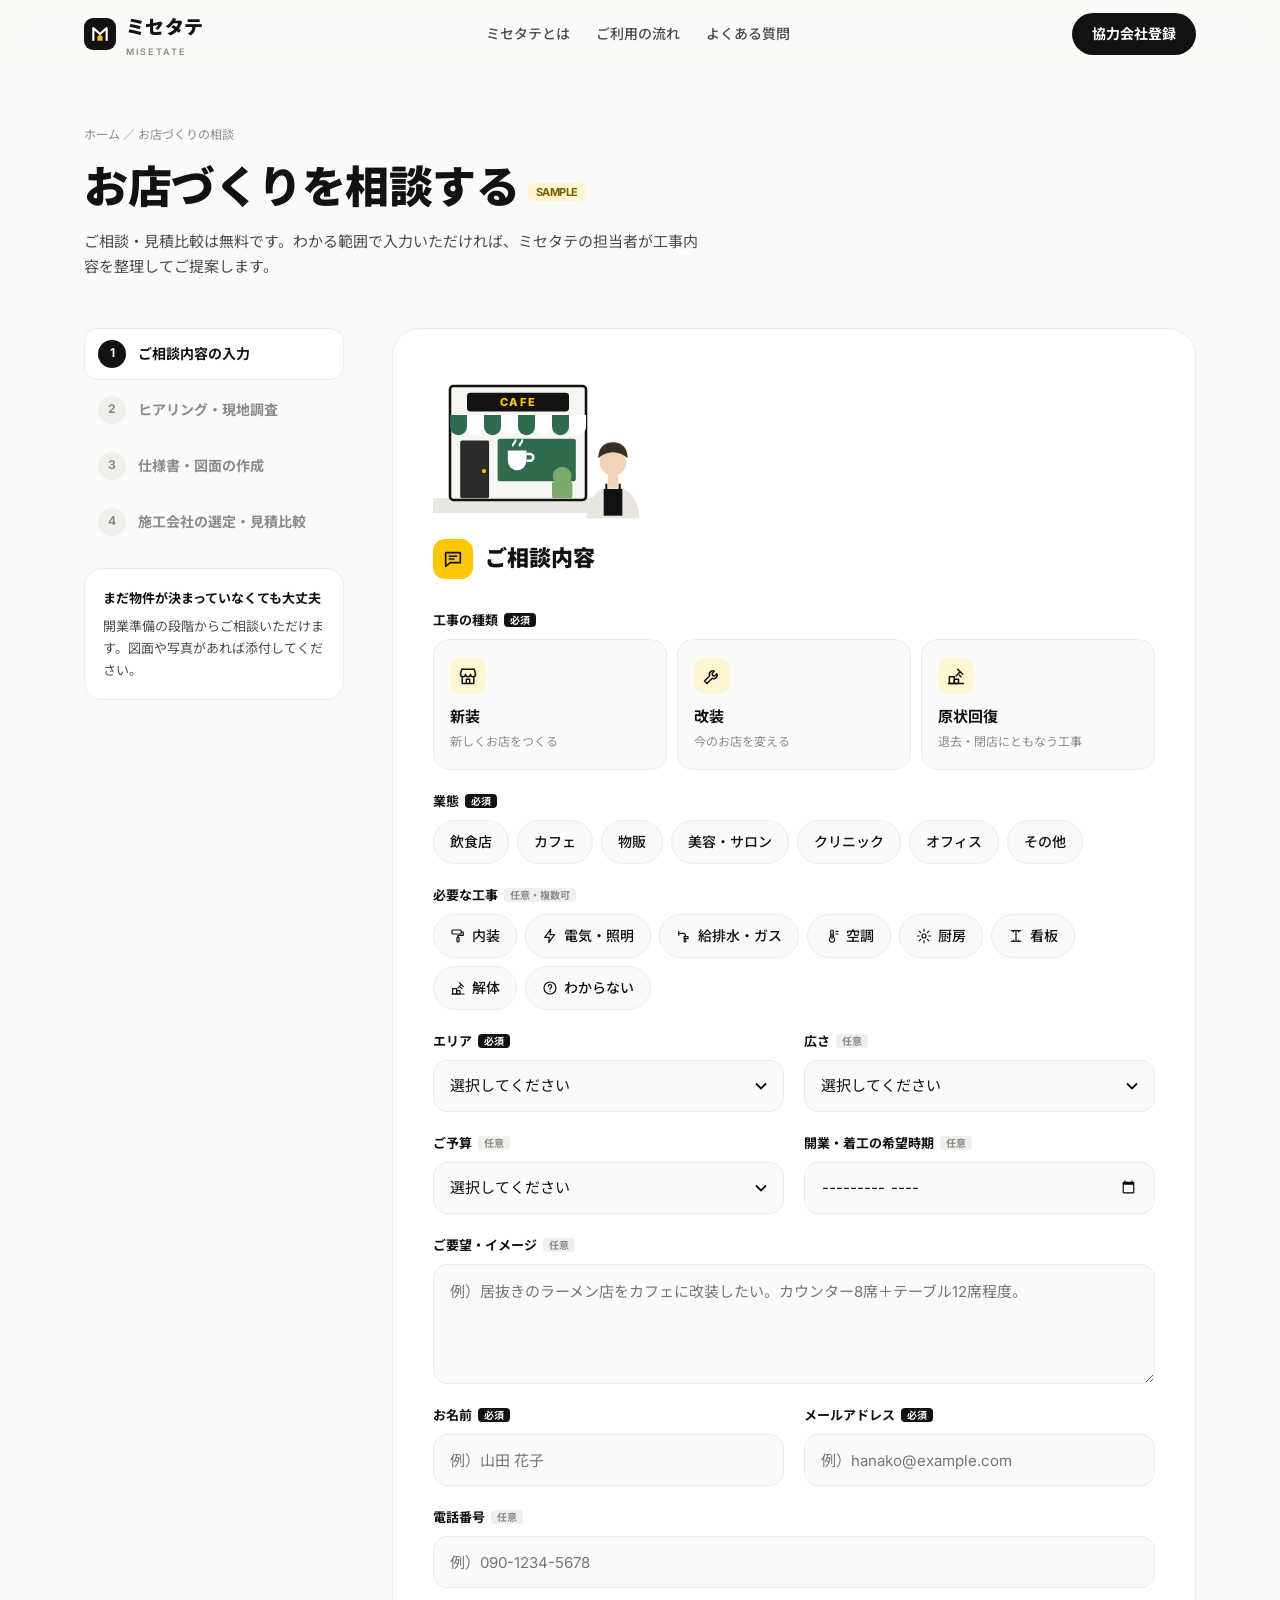
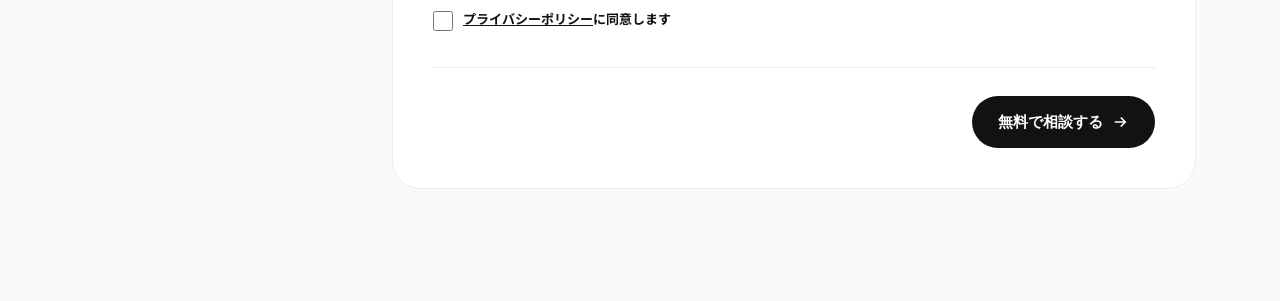
<file: consult.html>
<!doctype html>
<html lang="ja">
<head>
<meta charset="utf-8">
<meta name="viewport" content="width=device-width, initial-scale=1">
<title>お店づくりの相談｜ミセタテ</title>
<meta name="description" content="店舗工事のご相談は無料。ミセタテが工事内容を整理し、条件に合う協力会社から見積りを集めて比較できます。">
<link rel="preconnect" href="https://fonts.googleapis.com">
<link rel="preconnect" href="https://fonts.gstatic.com" crossorigin>
<link href="https://fonts.googleapis.com/css2?family=Inter:wght@400;500;600;700;800&family=Noto+Sans+JP:wght@400;500;700;900&display=swap" rel="stylesheet">
<link rel="stylesheet" href="assets/style.css?v=202610091447">
</head>
<body>

<header id="hdr">
  <div class="wrap nav">
    <a href="index.html" class="logo">
      <span class="logo-mark"><svg viewBox="0 0 24 24" fill="none"><path d="M4 20V5l8 7 8-7v15" stroke="#fff" stroke-width="2.6" stroke-linejoin="round"/><path d="M9 20v-5l3-2.5 3 2.5v5z" fill="#FFC700"/></svg></span>
      <span>ミセタテ<small>MISETATE</small></span>
    </a>
    <nav class="nav-links">
      <a href="index.html#about">ミセタテとは</a>
      <a href="index.html#flow">ご利用の流れ</a>

      <a href="index.html#faq">よくある質問</a>
    </nav>
    <div class="nav-cta">
      <a href="register.html" class="btn btn-primary">協力会社登録</a>
    </div>
  </div>
</header>

<main class="wrap">
  <div class="page-head">
    <div class="crumb"><a href="index.html">ホーム</a> ／ お店づくりの相談</div>
    <h1>お店づくりを相談する<span class="sample-badge">SAMPLE</span></h1>
    <p>ご相談・見積比較は無料です。わかる範囲で入力いただければ、ミセタテの担当者が工事内容を整理してご提案します。</p>
  </div>

  <div class="form-layout">
    <aside>
      <ol class="stepper">
        <li class="on"><i>1</i>ご相談内容の入力</li>
        <li><i>2</i>ヒアリング・現地調査</li>
        <li><i>3</i>仕様書・図面の作成</li>
        <li><i>4</i>施工会社の選定・見積比較</li>
      </ol>
      <div class="aside-card">
        <b>まだ物件が決まっていなくても大丈夫</b>
        開業準備の段階からご相談いただけます。図面や写真があれば添付してください。
      </div>
    </aside>

    <div>
      <form class="panel" id="form" novalidate>
        <div id="fbody">
          <div class="consult-hero"><div data-shop="cafe"></div><div data-person="owner"></div></div>
          <h2 class="sh" style="font-size:22px;font-weight:900"><i data-ic="chat"></i>ご相談内容</h2>
          <div id="picked" style="display:none;margin-top:16px" class="ins-item"></div>
          <div class="fields">
            <div class="field full" data-group="kind">
              <span class="lbl">工事の種類<span class="req">必須</span></span>
              <div class="choice">
                <label><input type="radio" name="kind" value="新装"><i class="ch-ic" data-ic="store"></i>新装<small>新しくお店をつくる</small></label>
                <label><input type="radio" name="kind" value="改装"><i class="ch-ic" data-ic="tool"></i>改装<small>今のお店を変える</small></label>
                <label><input type="radio" name="kind" value="原状回復"><i class="ch-ic" data-ic="解体工事"></i>原状回復<small>退去・閉店にともなう工事</small></label>
              </div>
              <span class="errmsg">選択してください</span>
            </div>
            <div class="field full" data-group="genre">
              <span class="lbl">業態<span class="req">必須</span></span>
              <div class="tagpick">
                <label><input type="radio" name="genre" value="飲食店"><span>飲食店</span></label>
                <label><input type="radio" name="genre" value="カフェ"><span>カフェ</span></label>
                <label><input type="radio" name="genre" value="物販"><span>物販</span></label>
                <label><input type="radio" name="genre" value="美容・サロン"><span>美容・サロン</span></label>
                <label><input type="radio" name="genre" value="クリニック"><span>クリニック</span></label>
                <label><input type="radio" name="genre" value="オフィス"><span>オフィス</span></label>
                <label><input type="radio" name="genre" value="その他"><span>その他</span></label>
              </div>
              <span class="errmsg">選択してください</span>
            </div>
            <div class="field full">
              <span class="lbl">必要な工事<span class="opt">任意・複数可</span></span>
              <div class="tagpick">
                <label><input type="checkbox" name="work" value="内装"><span><i data-ic="内装仕上工事"></i>内装</span></label>
                <label><input type="checkbox" name="work" value="電気・照明"><span><i data-ic="電気工事"></i>電気・照明</span></label>
                <label><input type="checkbox" name="work" value="給排水・ガス"><span><i data-ic="管工事"></i>給排水・ガス</span></label>
                <label><input type="checkbox" name="work" value="空調"><span><i data-ic="熱絶縁工事"></i>空調</span></label>
                <label><input type="checkbox" name="work" value="厨房"><span><i data-ic="機械器具設置工事"></i>厨房</span></label>
                <label><input type="checkbox" name="work" value="看板"><span><i data-ic="鋼構造物工事"></i>看板</span></label>
                <label><input type="checkbox" name="work" value="解体"><span><i data-ic="解体工事"></i>解体</span></label>
                <label><input type="checkbox" name="work" value="わからない"><span><i data-ic="question"></i>わからない</span></label>
              </div>
            </div>
            <div class="field">
              <label for="pref">エリア<span class="req">必須</span></label>
              <select class="input" id="pref" required>
                <option value="">選択してください</option>
                <option>東京都</option><option>神奈川県</option><option>埼玉県</option><option>千葉県</option><option>その他</option>
              </select>
              <span class="errmsg">選択してください</span>
            </div>
            <div class="field">
              <label for="size">広さ<span class="opt">任意</span></label>
              <select class="input" id="size">
                <option value="">選択してください</option>
                <option>〜10坪</option><option>10〜20坪</option><option>20〜40坪</option><option>40坪以上</option><option>未定</option>
              </select>
            </div>
            <div class="field">
              <label for="budget">ご予算<span class="opt">任意</span></label>
              <select class="input" id="budget">
                <option value="">選択してください</option>
                <option>〜300万円</option><option>300〜700万円</option><option>700〜1,500万円</option><option>1,500万円以上</option><option>未定・相談したい</option>
              </select>
            </div>
            <div class="field">
              <label for="when">開業・着工の希望時期<span class="opt">任意</span></label>
              <input class="input" id="when" type="month">
            </div>
            <div class="field full">
              <label for="note">ご要望・イメージ<span class="opt">任意</span></label>
              <textarea class="input" id="note" placeholder="例）居抜きのラーメン店をカフェに改装したい。カウンター8席＋テーブル12席程度。"></textarea>
            </div>
            <div class="field">
              <label for="name">お名前<span class="req">必須</span></label>
              <input class="input" id="name" required placeholder="例）山田 花子">
              <span class="errmsg">入力してください</span>
            </div>
            <div class="field">
              <label for="email">メールアドレス<span class="req">必須</span></label>
              <input class="input" id="email" type="email" required placeholder="例）hanako@example.com">
              <span class="errmsg">正しく入力してください</span>
            </div>
            <div class="field full">
              <label for="tel">電話番号<span class="opt">任意</span></label>
              <input class="input" id="tel" type="tel" inputmode="tel" placeholder="例）090-1234-5678">
            </div>
            <div class="field full">
              <label class="consent"><input type="checkbox" id="agree"><span><a href="#" style="text-decoration:underline">プライバシーポリシー</a>に同意します</span></label>
              <span class="errmsg">同意が必要です</span>
            </div>
          </div>
          <div class="form-nav">
            <span></span>
            <button type="submit" class="btn btn-primary">無料で相談する
              <svg viewBox="0 0 24 24" fill="none" stroke="currentColor" stroke-width="2.2"><path d="M5 12h14M13 6l6 6-6 6"/></svg></button>
          </div>
        </div>

        <div class="done" id="done" style="display:none">
          <div class="consult-hero" style="margin:0 auto 18px"><div data-shop="cafe"></div><div data-person="owner"></div></div>
          <div class="big" style="display:none"><svg viewBox="0 0 24 24" fill="none" stroke="#121212" stroke-width="2.6"><path d="M20 6 9 17l-5-5"/></svg></div>
          <h2>ご相談を受け付けました</h2>
          <p>1営業日以内に担当者よりご連絡し、工事内容のヒアリングを行います。</p>
          <ul class="next-list">
            <li><b>1</b>担当者からご連絡し、ヒアリング・現地調査の日程を調整</li>
            <li><b>2</b>ミセタテが仕様書・図面を作成し、審査済みの施工会社を選定</li>
            <li><b>3</b>同じ項目に揃えた見積りを比較して、発注先を決定</li>
          </ul>
          <a href="index.html" class="btn btn-ghost">トップページへ戻る</a>
        </div>
      </form>
    </div>
  </div>
</main>

<script src="assets/icons.js?v=202610091447"></script>
<script>
const $=s=>document.querySelector(s), $$=s=>[...document.querySelectorAll(s)];

// 協力会社一覧から来た場合は、選んだ会社を表示（サンプル）
let pid=null;try{pid=sessionStorage.getItem("misetate-pick");sessionStorage.removeItem("misetate-pick")}catch(_){}
if(pid){
  const p=$("#picked");p.style.display="flex";
  p.innerHTML=`<span class="check"><svg viewBox="0 0 24 24" fill="none" stroke="#121212" stroke-width="3" width="14" height="14"><path d="M20 6 9 17l-5-5"/></svg></span><div class="t">選択中の協力会社：${pid.replace(/[<>&]/g,"")}<small>この会社を含めて見積比較を依頼します</small></div>`;
}

function setErr(field,bad){field.classList.toggle("has-err",bad);field.querySelectorAll(".input").forEach(i=>i.classList.toggle("err",bad))}
$("#form").addEventListener("change",e=>{const f=e.target.closest(".field");if(f)setErr(f,false)});
$("#form").addEventListener("input",e=>{const f=e.target.closest(".field");if(f)setErr(f,false)});

$("#form").addEventListener("submit",e=>{
  e.preventDefault();let ok=true;
  $$("#form .input[required]").forEach(i=>{const bad=!i.value.trim()||!i.checkValidity();setErr(i.closest(".field"),bad);if(bad)ok=false});
  ["kind","genre"].forEach(g=>{const bad=!$(`input[name=${g}]:checked`);setErr($(`[data-group=${g}]`),bad);if(bad)ok=false});
  const bad=!$("#agree").checked;setErr($("#agree").closest(".field"),bad);if(bad)ok=false;
  if(!ok){$(".has-err").scrollIntoView({behavior:"smooth",block:"center"});return}
  // TODO: 本番ではここで送信処理
  $("#fbody").style.display="none";$("#done").style.display="block";
  $$(".stepper li").forEach((li,i)=>{li.classList.toggle("done",i===0);li.classList.toggle("on",i===1)});
  scrollTo({top:0,behavior:"smooth"});
});

const hdr=$("#hdr");addEventListener("scroll",()=>hdr.classList.toggle("scrolled",scrollY>8),{passive:true});
</script>
<script>
// トップページの「どんなお店をつくりますか？」から来たときは業態を選択済みにする
(function(){
  const map={restaurant:"飲食店",cafe:"カフェ",salon:"美容・サロン",clinic:"クリニック",retail:"物販",office:"オフィス",other:"その他"};
  const v=map[new URLSearchParams(location.search).get("shop")];
  const el=v&&document.querySelector('input[name="genre"][value="'+v+'"]');
  if(el){el.checked=true;el.dispatchEvent(new Event("change",{bubbles:true}));}
})();
</script>
</body>
</html>
</file>
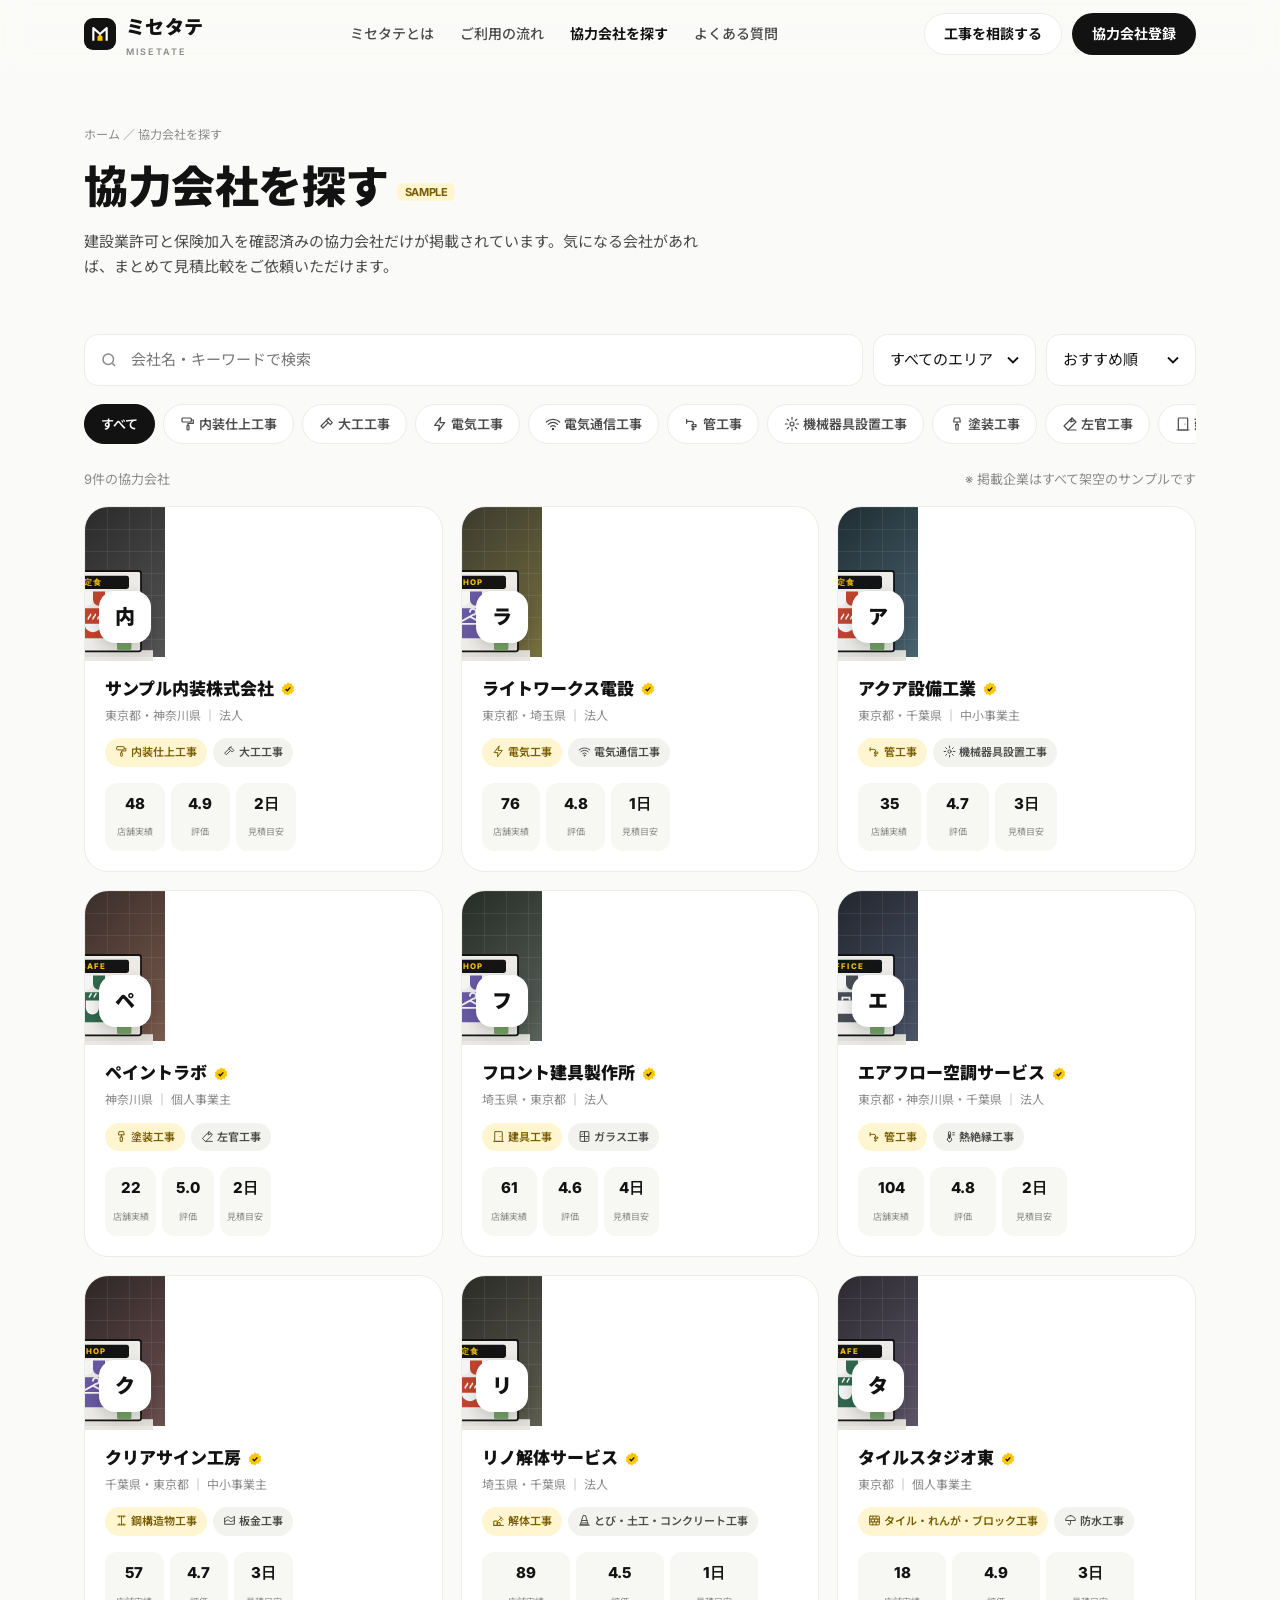
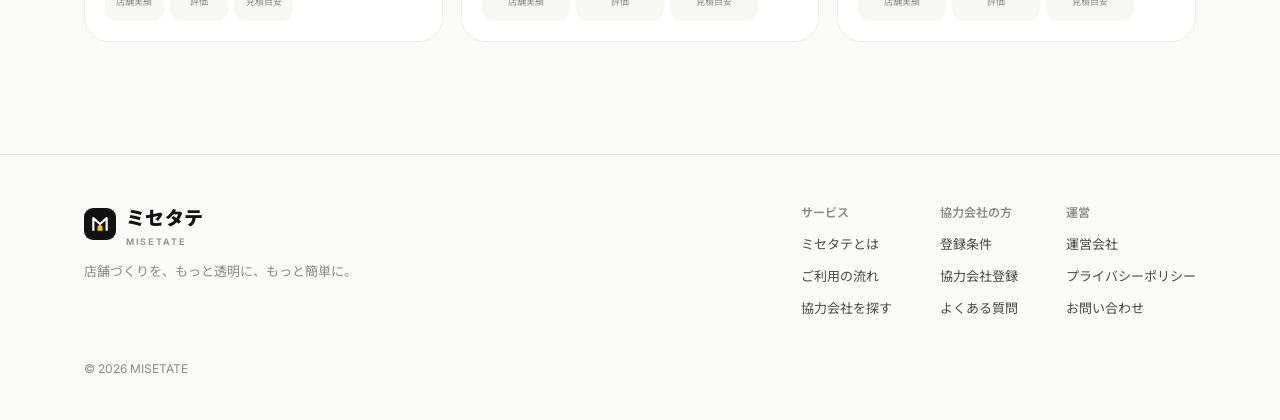
<file: partners.html>
<!doctype html>
<html lang="ja">
<head>
<meta charset="utf-8">
<meta name="viewport" content="width=device-width, initial-scale=1">
<title>協力会社を探す｜ミセタテ</title>
<meta name="description" content="ミセタテに登録している、建設業許可・保険加入を確認済みの協力会社一覧です。">
<link rel="preconnect" href="https://fonts.googleapis.com">
<link rel="preconnect" href="https://fonts.gstatic.com" crossorigin>
<link href="https://fonts.googleapis.com/css2?family=Inter:wght@400;500;600;700;800&family=Noto+Sans+JP:wght@400;500;700;900&display=swap" rel="stylesheet">
<link rel="stylesheet" href="assets/style.css?v=202610091447">
</head>
<body>

<header id="hdr">
  <div class="wrap nav">
    <a href="index.html" class="logo">
      <span class="logo-mark"><svg viewBox="0 0 24 24" fill="none"><path d="M4 20V5l8 7 8-7v15" stroke="#fff" stroke-width="2.6" stroke-linejoin="round"/><path d="M9 20v-5l3-2.5 3 2.5v5z" fill="#FFC700"/></svg></span>
      <span>ミセタテ<small>MISETATE</small></span>
    </a>
    <nav class="nav-links">
      <a href="index.html#about">ミセタテとは</a>
      <a href="index.html#flow">ご利用の流れ</a>
      <a href="partners.html" style="color:var(--ink);font-weight:700">協力会社を探す</a>
      <a href="index.html#faq">よくある質問</a>
    </nav>
    <div class="nav-cta">
      <a href="consult.html" class="btn btn-ghost">工事を相談する</a>
      <a href="register.html" class="btn btn-primary">協力会社登録</a>
    </div>
  </div>
</header>

<main class="wrap">
  <div class="page-head">
    <div class="crumb"><a href="index.html">ホーム</a> ／ 協力会社を探す</div>
    <h1>協力会社を探す<span class="sample-badge">SAMPLE</span></h1>
    <p>建設業許可と保険加入を確認済みの協力会社だけが掲載されています。気になる会社があれば、まとめて見積比較をご依頼いただけます。</p>
  </div>

  <div class="toolbar">
    <div class="search">
      <svg viewBox="0 0 24 24" fill="none" stroke="currentColor" stroke-width="2"><circle cx="11" cy="11" r="7"/><path d="m20 20-3.5-3.5"/></svg>
      <input class="input" id="q" placeholder="会社名・キーワードで検索" aria-label="キーワード検索">
    </div>
    <select class="input" id="area" aria-label="エリア">
      <option value="">すべてのエリア</option>
      <option>東京都</option><option>神奈川県</option><option>埼玉県</option><option>千葉県</option>
    </select>
    <select class="input" id="sort" aria-label="並び替え">
      <option value="match">おすすめ順</option>
      <option value="works">実績が多い順</option>
      <option value="rating">評価が高い順</option>
    </select>
  </div>
  <div class="filter-chips" id="chips"></div>

  <div class="result-meta"><span id="meta"></span><span>※ 掲載企業はすべて架空のサンプルです</span></div>
  <div class="pgrid" id="grid"></div>
</main>

<div class="scrim" id="scrim"></div>
<aside class="drawer" id="drawer" aria-hidden="true"></aside>
<div class="toast" id="toast"></div>

<footer>
  <div class="wrap">
    <div class="foot">
      <div>
        <a href="index.html" class="logo">
          <span class="logo-mark"><svg viewBox="0 0 24 24" fill="none"><path d="M4 20V5l8 7 8-7v15" stroke="#fff" stroke-width="2.6" stroke-linejoin="round"/><path d="M9 20v-5l3-2.5 3 2.5v5z" fill="#FFC700"/></svg></span>
          <span>ミセタテ<small>MISETATE</small></span>
        </a>
        <p style="font-size:13px;color:var(--ink-3);margin-top:14px">店舗づくりを、もっと透明に、もっと簡単に。</p>
      </div>
      <div class="foot-links">
        <div><b>サービス</b><a href="index.html#about">ミセタテとは</a><a href="index.html#flow">ご利用の流れ</a><a href="partners.html">協力会社を探す</a></div>
        <div><b>協力会社の方</b><a href="index.html#requirements">登録条件</a><a href="register.html">協力会社登録</a><a href="index.html#faq">よくある質問</a></div>
        <div><b>運営</b><a href="#">運営会社</a><a href="#">プライバシーポリシー</a><a href="#">お問い合わせ</a></div>
      </div>
    </div>
    <p class="copy">© 2026 MISETATE</p>
  </div>
</footer>

<script src="assets/icons.js?v=202610091447"></script>
<script>
const $=s=>document.querySelector(s), $$=s=>[...document.querySelectorAll(s)];

// ---- サンプルデータ（すべて架空） ----
const P=[
  {id:1,name:"サンプル内装株式会社",ini:"内",type:"法人",areas:["東京都","神奈川県"],trades:["内装仕上工事","大工工事"],genres:["飲食店","カフェ"],works:48,rating:4.9,days:2,match:92,c:["#2A2A2A","#555"],
   pr:"飲食店・カフェの内装を中心に、設計段階からのご相談に対応。短工期の居抜き改装を得意としています。"},
  {id:2,name:"ライトワークス電設",ini:"ラ",type:"法人",areas:["東京都","埼玉県"],trades:["電気工事","電気通信工事"],genres:["物販","オフィス"],works:76,rating:4.8,days:1,match:88,c:["#3B3A2E","#77703F"],
   pr:"照明計画から分電盤・通信配線まで一括対応。夜間・休業日の施工もご相談ください。"},
  {id:3,name:"アクア設備工業",ini:"ア",type:"中小事業主",areas:["東京都","千葉県"],trades:["管工事","機械器具設置工事"],genres:["飲食店","クリニック"],works:35,rating:4.7,days:3,match:85,c:["#1F2D33","#4A6470"],
   pr:"厨房まわりの給排水・ガス、グリストラップ設置の実績多数。保健所対応のアドバイスも可能です。"},
  {id:4,name:"ペイントラボ",ini:"ペ",type:"個人事業主",areas:["神奈川県"],trades:["塗装工事","左官工事"],genres:["カフェ","美容・サロン"],works:22,rating:5.0,days:2,match:81,c:["#3A2E2A","#7A5A4D"],
   pr:"モルタル・漆喰・デザイン塗装など、空間の印象を決める仕上げを丁寧に仕上げます。"},
  {id:5,name:"フロント建具製作所",ini:"フ",type:"法人",areas:["埼玉県","東京都"],trades:["建具工事","ガラス工事"],genres:["物販","飲食店"],works:61,rating:4.6,days:4,match:78,c:["#262B26","#58635A"],
   pr:"店舗ファサードの自動ドア・ガラススクリーン、造作建具を自社工場で製作します。"},
  {id:6,name:"エアフロー空調サービス",ini:"エ",type:"法人",areas:["東京都","神奈川県","千葉県"],trades:["管工事","熱絶縁工事"],genres:["オフィス","フィットネス"],works:104,rating:4.8,days:2,match:76,c:["#22262E","#4B5568"],
   pr:"業務用エアコンの新設・入替・移設に対応。省エネ機器への更新提案もお任せください。"},
  {id:7,name:"クリアサイン工房",ini:"ク",type:"中小事業主",areas:["千葉県","東京都"],trades:["鋼構造物工事","板金工事"],genres:["物販","飲食店","美容・サロン"],works:57,rating:4.7,days:3,match:74,c:["#2E2626","#6B4F4F"],
   pr:"袖看板・壁面サインの製作から取付まで。屋外広告物の申請サポートも行っています。"},
  {id:8,name:"リノ解体サービス",ini:"リ",type:"法人",areas:["埼玉県","千葉県"],trades:["解体工事","とび・土工・コンクリート工事"],genres:["飲食店","物販"],works:89,rating:4.5,days:1,match:70,c:["#2B2B27","#5E5E52"],
   pr:"原状回復・スケルトン戻しに対応。近隣配慮と産廃処理の適正管理を徹底しています。"},
  {id:9,name:"タイルスタジオ東",ini:"タ",type:"個人事業主",areas:["東京都"],trades:["タイル・れんが・ブロック工事","防水工事"],genres:["カフェ","美容・サロン"],works:18,rating:4.9,days:3,match:68,c:["#2C2A30","#5C5568"],
   pr:"カウンターや壁面のタイル張り、水まわりの防水まで。小規模工事も歓迎です。"}
];
const TRADES=["すべて",...new Set(P.flatMap(p=>p.trades))];
let tradeF="すべて";

$("#chips").innerHTML=TRADES.map((t,i)=>`<button class="${i?"":"on"}" data-t="${t}">${i?`<i>${MT.icon(t)}</i> `:""}${t}</button>`).join("");
$("#chips").addEventListener("click",e=>{const b=e.target.closest("button");if(!b)return;tradeF=b.dataset.t;$$("#chips button").forEach(x=>x.classList.toggle("on",x===b));render()});
["q","area","sort"].forEach(id=>$("#"+id).addEventListener("input",render));

const verifiedIcon='<svg viewBox="0 0 24 24" fill="#FFC700"><path d="M12 2l2.4 2.1 3.2-.3.9 3.1 2.8 1.6-1.1 3 1.1 3-2.8 1.6-.9 3.1-3.2-.3L12 22l-2.4-2.1-3.2.3-.9-3.1L2.7 15.5l1.1-3-1.1-3 2.8-1.6.9-3.1 3.2.3z"/><path d="m8.5 12 2.5 2.5 4.5-5" stroke="#121212" stroke-width="2" fill="none"/></svg>';
const cover=p=>`background:linear-gradient(135deg,${p.c[0]},${p.c[1]})`;
const SHOPOF={"飲食店":"restaurant","カフェ":"cafe","美容・サロン":"salon","クリニック":"clinic","物販":"retail","オフィス":"office","フィットネス":"office"};
const art=p=>`<div class="pcover-art">${MT.shop(SHOPOF[p.genres[0]]||"cafe")}</div>`;

function render(){
  const q=$("#q").value.trim(),area=$("#area").value,sort=$("#sort").value;
  let list=P.filter(p=>(tradeF==="すべて"||p.trades.includes(tradeF))&&(!area||p.areas.includes(area))&&(!q||(p.name+p.pr+p.trades.join()+p.genres.join()).includes(q)));
  list.sort((a,b)=>sort==="works"?b.works-a.works:sort==="rating"?b.rating-a.rating:b.match-a.match);
  $("#meta").textContent=`${list.length}件の協力会社`;
  $("#grid").innerHTML=list.length?list.map(p=>`
    <button class="pcard" data-id="${p.id}">
      <div class="pcover" style="${cover(p)}"><div class="pattern"></div>${art(p)}<span class="avatar">${p.ini}</span></div>
      <div class="pbody">
        <h3>${p.name}${verifiedIcon}</h3>
        <div class="meta">${p.areas.join("・")} ｜ ${p.type}</div>
        <div class="chips">${p.trades.map((t,i)=>`<span class="chip ${i?"":"y"}"><i>${MT.icon(t)}</i> ${t}</span>`).join("")}</div>
        <div class="kpis"><div><b>${p.works}</b><span>店舗実績</span></div><div><b>${p.rating.toFixed(1)}</b><span>評価</span></div><div><b>${p.days}日</b><span>見積目安</span></div></div>
      </div>
    </button>`).join(""):`<div class="empty">条件に合う協力会社が見つかりませんでした</div>`;
}

// ---- detail drawer ----
const drawer=$("#drawer"),scrim=$("#scrim");
function open(id){
  const p=P.find(x=>x.id===id);
  drawer.innerHTML=`
    <button class="drawer-close" id="close" aria-label="閉じる"><svg viewBox="0 0 24 24" fill="none" stroke="currentColor" stroke-width="2.2"><path d="M18 6 6 18M6 6l12 12"/></svg></button>
    <div class="pcover" style="${cover(p)}"><div class="pattern"></div>${art(p)}<span class="avatar">${p.ini}</span></div>
    <div class="dbody">
      <h2>${p.name}${verifiedIcon.replace("<svg","<svg width='20' height='20'")}</h2>
      <div class="meta" style="font-size:13px;color:var(--ink-3)">${p.areas.join("・")} ｜ ${p.type}</div>
      <div class="kpis" style="margin-top:18px"><div><b>${p.works}</b><span>店舗実績</span></div><div><b>${p.rating.toFixed(1)}</b><span>評価</span></div><div><b>${p.days}日</b><span>見積目安</span></div></div>
      <div class="dsec"><h4>自己PR</h4><p>${p.pr}</p></div>
      <div class="dsec"><h4>対応業種</h4><div class="chips" style="margin:0">${p.trades.map(t=>`<span class="chip y"><i>${MT.icon(t)}</i> ${t}</span>`).join("")}</div></div>
      <div class="dsec"><h4>得意な店舗ジャンル</h4><div class="chips" style="margin:0">${p.genres.map(t=>`<span class="chip">${t}</span>`).join("")}</div></div>
      <div class="dsec"><h4>施工事例</h4><div class="works">${p.genres.slice(0,2).concat(["改装工事","新装工事"]).slice(0,4).map((g,i)=>`<div style="background:linear-gradient(${135+i*30}deg,#F3F2EC,#E2E1DA)"><div class="work-art">${MT.shop(SHOPOF[g]||["cafe","retail","restaurant","salon"][i])}</div><span>${g}</span></div>`).join("")}</div></div>
      <div class="dsec"><h4>ミセタテ確認済み</h4><div class="badges">
        ${["建設業許可","労災保険","請負業者賠償責任保険"].map(b=>`<div><span class="check"><svg viewBox="0 0 24 24" fill="none" stroke="#121212" stroke-width="3" width="12" height="12"><path d="M20 6 9 17l-5-5"/></svg></span>${b}</div>`).join("")}
      </div></div>
    </div>
    <div class="dfoot">
      <button class="btn btn-ghost" id="save">♡ 保存</button>
      <a class="btn btn-primary" href="consult.html" data-pick="${p.name}">この会社を含めて相談する</a>
    </div>`;
  drawer.classList.add("on");scrim.classList.add("on");drawer.setAttribute("aria-hidden","false");document.body.style.overflow="hidden";
  $("#close").addEventListener("click",close);
  drawer.querySelector("[data-pick]").addEventListener("click",e=>{try{sessionStorage.setItem("misetate-pick",e.currentTarget.dataset.pick)}catch(_){}});
  $("#save").addEventListener("click",()=>toast("保存しました（サンプル）"));
  $("#close").focus();
}
function close(){drawer.classList.remove("on");scrim.classList.remove("on");drawer.setAttribute("aria-hidden","true");document.body.style.overflow=""}
$("#grid").addEventListener("click",e=>{const c=e.target.closest(".pcard");if(c)open(+c.dataset.id)});
scrim.addEventListener("click",close);
addEventListener("keydown",e=>{if(e.key==="Escape")close()});

function toast(msg){const t=$("#toast");t.textContent=msg;t.classList.add("on");clearTimeout(t._t);t._t=setTimeout(()=>t.classList.remove("on"),1800)}

const hdr=$("#hdr");addEventListener("scroll",()=>hdr.classList.toggle("scrolled",scrollY>8),{passive:true});
render();
</script>
</body>
</html>
</file>
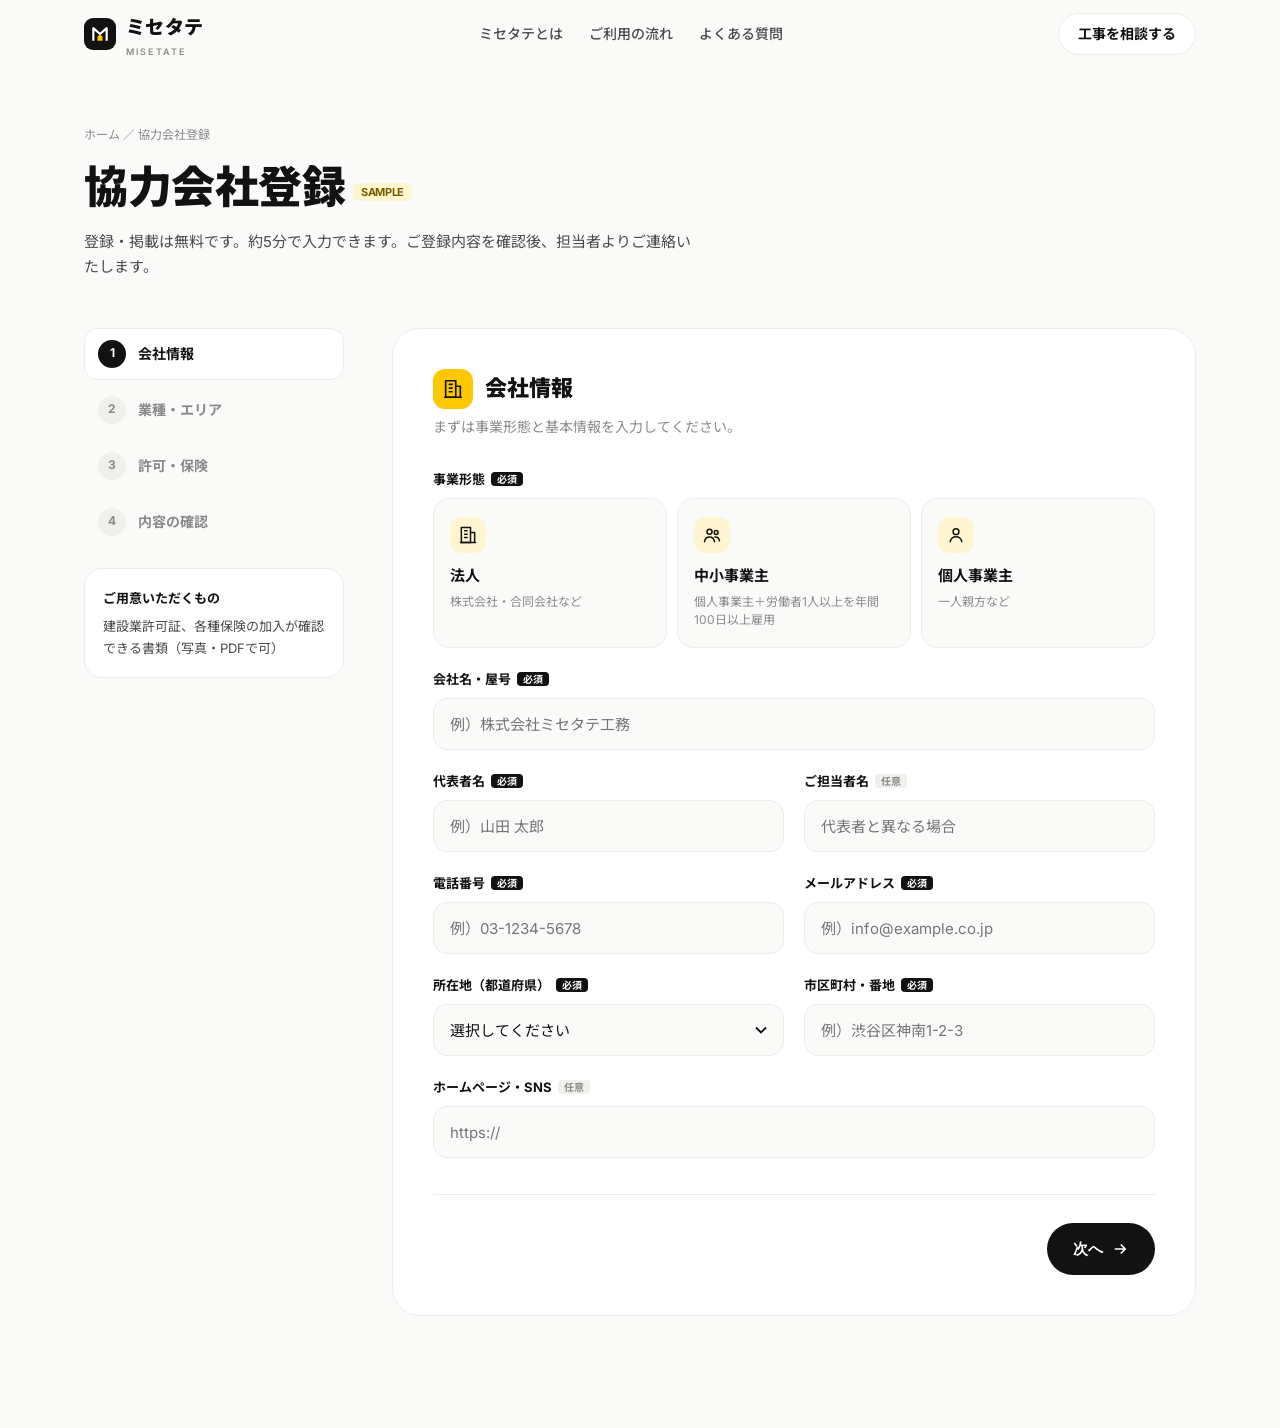
<file: register.html>
<!doctype html>
<html lang="ja">
<head>
<meta charset="utf-8">
<meta name="viewport" content="width=device-width, initial-scale=1">
<title>協力会社登録｜ミセタテ</title>
<meta name="description" content="ミセタテの協力会社登録フォーム。登録・掲載は無料です。">
<link rel="preconnect" href="https://fonts.googleapis.com">
<link rel="preconnect" href="https://fonts.gstatic.com" crossorigin>
<link href="https://fonts.googleapis.com/css2?family=Inter:wght@400;500;600;700;800&family=Noto+Sans+JP:wght@400;500;700;900&display=swap" rel="stylesheet">
<link rel="stylesheet" href="assets/style.css?v=202610091447">
</head>
<body>

<header id="hdr">
  <div class="wrap nav">
    <a href="index.html" class="logo">
      <span class="logo-mark"><svg viewBox="0 0 24 24" fill="none"><path d="M4 20V5l8 7 8-7v15" stroke="#fff" stroke-width="2.6" stroke-linejoin="round"/><path d="M9 20v-5l3-2.5 3 2.5v5z" fill="#FFC700"/></svg></span>
      <span>ミセタテ<small>MISETATE</small></span>
    </a>
    <nav class="nav-links">
      <a href="index.html#about">ミセタテとは</a>
      <a href="index.html#flow">ご利用の流れ</a>

      <a href="index.html#faq">よくある質問</a>
    </nav>
    <div class="nav-cta">
      <a href="consult.html" class="btn btn-ghost">工事を相談する</a>
    </div>
  </div>
</header>

<main class="wrap">
  <div class="page-head">
    <div class="crumb"><a href="index.html">ホーム</a> ／ 協力会社登録</div>
    <h1>協力会社登録<span class="sample-badge">SAMPLE</span></h1>
    <p>登録・掲載は無料です。約5分で入力できます。ご登録内容を確認後、担当者よりご連絡いたします。</p>
  </div>

  <div class="form-layout">
    <aside>
      <ol class="stepper" id="stepper">
        <li class="on"><i>1</i>会社情報</li>
        <li><i>2</i>業種・エリア</li>
        <li><i>3</i>許可・保険</li>
        <li><i>4</i>内容の確認</li>
      </ol>
      <div class="aside-card">
        <b>ご用意いただくもの</b>
        建設業許可証、各種保険の加入が確認できる書類（写真・PDFで可）
      </div>
    </aside>

    <div>
      <div class="progress"><span id="bar" style="width:25%"></span></div>
      <form class="panel" id="form" novalidate>

        <!-- STEP 1 -->
        <section class="fstep on" data-step="1">
          <h2 class="sh"><i data-ic="building"></i>会社情報</h2>
          <p class="desc">まずは事業形態と基本情報を入力してください。</p>
          <div class="fields">
            <div class="field full">
              <span class="lbl">事業形態<span class="req">必須</span></span>
              <div class="choice">
                <label><input type="radio" name="type" value="corp" data-label="法人" required><i class="ch-ic" data-ic="building"></i>法人<small>株式会社・合同会社など</small></label>
                <label><input type="radio" name="type" value="sme" data-label="中小事業主"><i class="ch-ic" data-ic="team"></i>中小事業主<small>個人事業主＋労働者1人以上を年間100日以上雇用</small></label>
                <label><input type="radio" name="type" value="solo" data-label="個人事業主"><i class="ch-ic" data-ic="person"></i>個人事業主<small>一人親方など</small></label>
              </div>
              <span class="errmsg">事業形態を選択してください</span>
            </div>
            <div class="field full">
              <label for="company">会社名・屋号<span class="req">必須</span></label>
              <input class="input" id="company" name="company" placeholder="例）株式会社ミセタテ工務" required>
              <span class="errmsg">会社名・屋号を入力してください</span>
            </div>
            <div class="field">
              <label for="rep">代表者名<span class="req">必須</span></label>
              <input class="input" id="rep" name="rep" placeholder="例）山田 太郎" required>
              <span class="errmsg">代表者名を入力してください</span>
            </div>
            <div class="field">
              <label for="person">ご担当者名<span class="opt">任意</span></label>
              <input class="input" id="person" name="person" placeholder="代表者と異なる場合">
            </div>
            <div class="field">
              <label for="tel">電話番号<span class="req">必須</span></label>
              <input class="input" id="tel" name="tel" type="tel" inputmode="tel" placeholder="例）03-1234-5678" required pattern="[0-9\-]{10,13}">
              <span class="errmsg">電話番号を正しく入力してください</span>
            </div>
            <div class="field">
              <label for="email">メールアドレス<span class="req">必須</span></label>
              <input class="input" id="email" name="email" type="email" placeholder="例）info@example.co.jp" required>
              <span class="errmsg">メールアドレスを正しく入力してください</span>
            </div>
            <div class="field">
              <label for="pref">所在地（都道府県）<span class="req">必須</span></label>
              <select class="input" id="pref" name="pref" required>
                <option value="">選択してください</option>
                <option>東京都</option><option>神奈川県</option><option>埼玉県</option><option>千葉県</option><option>茨城県</option><option>栃木県</option><option>群馬県</option><option>その他</option>
              </select>
              <span class="errmsg">都道府県を選択してください</span>
            </div>
            <div class="field">
              <label for="addr">市区町村・番地<span class="req">必須</span></label>
              <input class="input" id="addr" name="addr" placeholder="例）渋谷区神南1-2-3" required>
              <span class="errmsg">住所を入力してください</span>
            </div>
            <div class="field full">
              <label for="url">ホームページ・SNS<span class="opt">任意</span></label>
              <input class="input" id="url" name="url" type="url" placeholder="https://">
            </div>
          </div>
        </section>

        <!-- STEP 2 -->
        <section class="fstep" data-step="2">
          <h2 class="sh"><i data-ic="tool"></i>業種・エリア</h2>
          <p class="desc">対応できる工事とエリアを選ぶと、条件に合う案件のご依頼が届きます。</p>
          <div class="fields">
            <div class="field full" data-group="trade">
              <span class="lbl">対応業種<span class="req">必須</span> <span class="count" id="tradeCount"></span></span>
              <div class="tagpick" id="trades"></div>
              <span class="hint">国土交通省の建設業許可業種を基準にしています（複数選択可）</span>
              <span class="errmsg">1つ以上選択してください</span>
            </div>
            <div class="field full" data-group="genre">
              <span class="lbl">得意な店舗ジャンル<span class="opt">任意</span></span>
              <div class="tagpick" id="genres"></div>
            </div>
            <div class="field full" data-group="area">
              <span class="lbl">対応エリア<span class="req">必須</span></span>
              <div class="tagpick" id="areas"></div>
              <span class="errmsg">1つ以上選択してください</span>
            </div>
            <div class="field">
              <label for="works">店舗工事の実績件数<span class="req">必須</span></label>
              <select class="input" id="works" name="works" required>
                <option value="">選択してください</option>
                <option>まだない</option><option>1〜9件</option><option>10〜29件</option><option>30〜99件</option><option>100件以上</option>
              </select>
              <span class="errmsg">選択してください</span>
            </div>
            <div class="field">
              <label for="staff">従業員数<span class="opt">任意</span></label>
              <select class="input" id="staff" name="staff">
                <option value="">選択してください</option>
                <option>1名</option><option>2〜5名</option><option>6〜20名</option><option>21名以上</option>
              </select>
            </div>
            <div class="field full">
              <label for="pr">自己PR<span class="opt">任意</span></label>
              <textarea class="input" id="pr" name="pr" maxlength="400" placeholder="得意な工事、こだわり、対応スピードなど。プロフィールに掲載されます。"></textarea>
              <span class="hint"><span id="prCount">0</span> / 400</span>
            </div>
          </div>
        </section>

        <!-- STEP 3 -->
        <section class="fstep" data-step="3">
          <h2 class="sh"><i data-ic="shield"></i>建設業許可・保険</h2>
          <p class="desc">許可の内容と、事業形態に応じた保険・制度への加入状況を教えてください。</p>
          <div class="lic-note">
            <b>建設業許可は、工事金額にかかわらず登録の必須条件です</b>
            建設業法では500万円未満の軽微な工事は許可がなくても請け負えますが、ミセタテでは一定の経営管理体制・技術力・財産的基礎を満たした施工会社にご参加いただくため、建設業許可の取得を必須としています。許可の内容（業種・有効期限）は審査にも活用します。
          </div>
          <div class="fields">
            <div class="field">
              <label for="licAuth">許可行政庁<span class="req">必須</span></label>
              <select class="input" id="licAuth" name="licAuth" required><option value="">選択してください</option><option>国土交通大臣</option><option>北海道知事</option><option>青森県知事</option><option>岩手県知事</option><option>宮城県知事</option><option>秋田県知事</option><option>山形県知事</option><option>福島県知事</option><option>茨城県知事</option><option>栃木県知事</option><option>群馬県知事</option><option>埼玉県知事</option><option>千葉県知事</option><option>東京都知事</option><option>神奈川県知事</option><option>新潟県知事</option><option>富山県知事</option><option>石川県知事</option><option>福井県知事</option><option>山梨県知事</option><option>長野県知事</option><option>岐阜県知事</option><option>静岡県知事</option><option>愛知県知事</option><option>三重県知事</option><option>滋賀県知事</option><option>京都府知事</option><option>大阪府知事</option><option>兵庫県知事</option><option>奈良県知事</option><option>和歌山県知事</option><option>鳥取県知事</option><option>島根県知事</option><option>岡山県知事</option><option>広島県知事</option><option>山口県知事</option><option>徳島県知事</option><option>香川県知事</option><option>愛媛県知事</option><option>高知県知事</option><option>福岡県知事</option><option>佐賀県知事</option><option>長崎県知事</option><option>熊本県知事</option><option>大分県知事</option><option>宮崎県知事</option><option>鹿児島県知事</option><option>沖縄県知事</option></select>
              <span class="errmsg">選択してください</span>
            </div>
            <div class="field" data-group="licKind">
              <span class="lbl">許可の区分<span class="req">必須</span></span>
              <div class="seg-radio">
                <label><input type="radio" name="licKind" value="一般"><span>一般建設業</span></label>
                <label><input type="radio" name="licKind" value="特定"><span>特定建設業</span></label>
              </div>
              <span class="errmsg">選択してください</span>
            </div>
            <div class="field">
              <label for="licNo">許可番号<span class="req">必須</span></label>
              <div class="lic-no"><span>第</span><input class="input" id="licNo" name="licNo" inputmode="numeric" pattern="[0-9０-９]{1,6}" placeholder="123456" required><span>号</span></div>
              <span class="hint">許可通知書に記載の番号（数字のみ）</span>
              <span class="errmsg">許可番号を数字で入力してください</span>
            </div>
            <div class="field">
              <label for="licExp">有効期限（満了日）<span class="req">必須</span></label>
              <input class="input" id="licExp" name="licExp" type="date" required>
              <span class="hint">建設業許可の有効期間は5年です</span>
              <span class="errmsg" id="licExpErr">有効期限を入力してください</span>
            </div>
            <div class="field full" data-group="licTrade">
              <span class="lbl">許可業種<span class="req">必須</span> <span class="count" id="licTradeCount"></span></span>
              <div class="tagpick" id="licTrades"></div>
              <span class="hint">許可を受けている業種をすべて選択してください（全29業種）</span>
              <span class="errmsg">1つ以上選択してください</span>
            </div>
            <div class="field full" data-group="ins">
              <span class="lbl">保険・制度の加入状況<span class="req">必須</span> <span class="count" id="typeLabel"></span></span>
              <div class="ins" id="insList"></div>
              <span class="errmsg">すべての項目に回答してください</span>
            </div>
            <div class="field full">
              <span class="lbl">許可通知書・保険証書の写し<span class="opt">後日提出可</span></span>
              <label class="drop" id="drop">
                <input type="file" id="file" multiple accept="image/*,.pdf" hidden>
                <svg viewBox="0 0 24 24" fill="none" stroke="currentColor" stroke-width="1.8"><path d="M12 16V4M7 9l5-5 5 5M4 16v3a1 1 0 0 0 1 1h14a1 1 0 0 0 1-1v-3"/></svg>
                <b>クリックまたはドラッグして追加</b>
                <small>JPG・PNG・PDF（各10MBまで）／あとから提出も可能です</small>
              </label>
              <div class="files" id="files"></div>
            </div>
          </div>
        </section>

        <!-- STEP 4 -->
        <section class="fstep" data-step="4">
          <h2 class="sh"><i data-ic="form"></i>内容の確認</h2>
          <p class="desc">以下の内容で登録します。修正する場合は「戻る」から編集してください。</p>
          <dl class="confirm" id="confirm"></dl>
          <div class="field" style="margin-top:24px">
            <label class="consent"><input type="checkbox" id="agree"><span><a href="#" style="text-decoration:underline">利用規約</a>・<a href="#" style="text-decoration:underline">プライバシーポリシー</a>に同意します</span></label>
            <span class="errmsg">同意が必要です</span>
          </div>
        </section>

        <!-- DONE -->
        <section class="fstep" data-step="5">
          <div class="done">
            <div class="cta-crew" style="margin-bottom:18px"><div data-person="staff"></div><div data-person="worker"></div><div data-person="staff"></div></div>
            <div class="big" style="display:none"><svg viewBox="0 0 24 24" fill="none" stroke="#121212" stroke-width="2.6"><path d="M20 6 9 17l-5-5"/></svg></div>
            <h2>ご登録ありがとうございます</h2>
            <p>内容を確認のうえ、2営業日以内に担当者よりご連絡いたします。</p>
            <ul class="next-list">
              <li><b>1</b>ミセタテにて登録内容・書類を確認</li>
              <li><b>2</b>プロフィールを公開</li>
              <li><b>3</b>条件に合う募集をお届け</li>
            </ul>
            <a href="index.html" class="btn btn-primary">トップへ戻る</a>
          </div>
        </section>

        <div class="form-nav" id="nav">
          <button type="button" class="btn btn-ghost" id="prev" hidden>戻る</button>
          <span></span>
          <button type="button" class="btn btn-primary" id="next">次へ
            <svg viewBox="0 0 24 24" fill="none" stroke="currentColor" stroke-width="2.2"><path d="M5 12h14M13 6l6 6-6 6"/></svg></button>
        </div>
      </form>
    </div>
  </div>
</main>

<div class="toast" id="toast"></div>

<script src="assets/icons.js?v=202610091447"></script>
<script>
const $=s=>document.querySelector(s), $$=s=>[...document.querySelectorAll(s)];

// ---- master data (業種は精査中のサンプル) ----
const TRADES=["内装仕上工事","電気工事","管工事","大工工事","左官工事","とび・土工・コンクリート工事","屋根工事","タイル・れんが・ブロック工事","鋼構造物工事","板金工事","ガラス工事","塗装工事","防水工事","建具工事","機械器具設置工事","熱絶縁工事","電気通信工事","消防施設工事","解体工事"];
const LIC_TRADES=["土木一式工事","建築一式工事","大工工事","左官工事","とび・土工・コンクリート工事","石工事","屋根工事","電気工事","管工事","タイル・れんが・ブロック工事","鋼構造物工事","鉄筋工事","舗装工事","しゅんせつ工事","板金工事","ガラス工事","塗装工事","防水工事","内装仕上工事","機械器具設置工事","熱絶縁工事","電気通信工事","造園工事","さく井工事","建具工事","水道施設工事","消防施設工事","清掃施設工事","解体工事"];
const GENRES=["飲食店","カフェ","物販","美容・サロン","クリニック","オフィス","フィットネス","その他"];
const AREAS=["東京都","神奈川県","埼玉県","千葉県","茨城県","栃木県","群馬県","全国対応"];
const INS={
  corp:[["社会保険","健康保険・厚生年金・雇用保険"],["労働者災害補償保険","労災保険"],["請負業者賠償責任保険",""]],
  sme:[["社会保険","健康保険・厚生年金・雇用保険"],["労働者災害補償保険 特別加入","労災保険"],["請負業者賠償責任保険",""]],
  solo:[["健康保険",""],["国民年金",""],["一人親方労災保険","政府労災"]]
};

function tags(el,name,list){
  $(el).innerHTML=list.map(t=>{const ic=MT.icon(t);return `<label><input type="checkbox" name="${name}" value="${t}"><span>${ic?`<i>${ic}</i>`:""}${t}</span></label>`}).join("");
}
tags("#trades","trade",TRADES);tags("#licTrades","licTrade",LIC_TRADES);tags("#genres","genre",GENRES);tags("#areas","area",AREAS);
const updCount=()=>{const n=$$('input[name=trade]:checked').length;$("#tradeCount").textContent=n?`${n}件選択中`:""};
$("#trades").addEventListener("change",updCount);
$("#licTrades").addEventListener("change",()=>{const n=$$("input[name=licTrade]:checked").length;$("#licTradeCount").textContent=n?`${n}件選択中`:""});
$("#pr").addEventListener("input",e=>$("#prCount").textContent=e.target.value.length);

function renderIns(){
  const t=$('input[name=type]:checked');
  if(!t){$("#insList").innerHTML='<div class="ins-empty">STEP1で事業形態を選択してください</div>';return}
  $("#typeLabel").textContent=`（${t.dataset.label}の場合）`;
  $("#insList").innerHTML=INS[t.value].map(([n,s],i)=>`
    <div class="ins-item"><span class="check"><svg viewBox="0 0 24 24" fill="none" stroke="#121212" stroke-width="3"><path d="M20 6 9 17l-5-5"/></svg></span>
      <div class="t">${n}${s?`<small>${s}</small>`:""}</div>
      <div class="yn">
        <label><input type="radio" name="ins${i}" value="yes" data-name="${n}"><span>加入済</span></label>
        <label><input type="radio" name="ins${i}" value="no" data-name="${n}"><span>未加入</span></label>
      </div></div>`).join("");
}

// ---- files ----
let files=[];
const drop=$("#drop"),fileIn=$("#file");
function addFiles(list){files=files.concat([...list]);drawFiles()}
function drawFiles(){
  $("#files").innerHTML=files.map((f,i)=>`<div><span>📄 ${f.name}</span><button type="button" data-i="${i}">削除</button></div>`).join("");
}
fileIn.addEventListener("change",e=>addFiles(e.target.files));
["dragover","dragenter"].forEach(ev=>drop.addEventListener(ev,e=>{e.preventDefault();drop.classList.add("over")}));
["dragleave","drop"].forEach(ev=>drop.addEventListener(ev,e=>{e.preventDefault();drop.classList.remove("over")}));
drop.addEventListener("drop",e=>addFiles(e.dataTransfer.files));
$("#files").addEventListener("click",e=>{if(e.target.dataset.i){files.splice(+e.target.dataset.i,1);drawFiles()}});

// ---- validation ----
function setErr(field,bad){field.classList.toggle("has-err",bad);field.querySelectorAll(".input").forEach(i=>i.classList.toggle("err",bad))}
function validate(step){
  const sec=$(`.fstep[data-step="${step}"]`);let ok=true;
  sec.querySelectorAll("input.input[required],select.input[required]").forEach(inp=>{
    const bad=!inp.value.trim()||!inp.checkValidity();setErr(inp.closest(".field"),bad);if(bad)ok=false;
  });
  if(step===1){const bad=!$('input[name=type]:checked');setErr(sec.querySelector(".choice").closest(".field"),bad);if(bad)ok=false}
  if(step===2){
    ["trade","area"].forEach(g=>{const bad=!$$(`input[name=${g}]:checked`).length;setErr(sec.querySelector(`[data-group=${g}]`),bad);if(bad)ok=false});
  }
  if(step===3){
    ["licKind","licTrade"].forEach(g=>{const bad=!$$(`input[name=${g}]:checked`).length;setErr(sec.querySelector(`[data-group=${g}]`),bad);if(bad)ok=false});
    const exp=$("#licExp");if(exp.value){const expired=new Date(exp.value+"T23:59:59")<new Date();$("#licExpErr").textContent=expired?"有効期限が切れています。更新後の許可でご登録ください":"有効期限を入力してください";if(expired){setErr(exp.closest(".field"),true);ok=false}}else{$("#licExpErr").textContent="有効期限を入力してください"}
    const items=$$("#insList .ins-item");const answered=items.filter(it=>it.querySelector("input:checked")).length;
    const bad=!items.length||answered<items.length;setErr(sec.querySelector("[data-group=ins]"),bad);if(bad)ok=false;
  }
  if(step===4){const bad=!$("#agree").checked;setErr($("#agree").closest(".field"),bad);if(bad)ok=false}
  if(!ok){const f=sec.querySelector(".has-err");f&&f.scrollIntoView({behavior:"smooth",block:"center"})}
  return ok;
}
// clear errors as the user fixes them
$("#form").addEventListener("input",e=>{const f=e.target.closest(".field");if(f&&f.classList.contains("has-err"))setErr(f,false)});
$("#form").addEventListener("change",e=>{const f=e.target.closest(".field");if(f&&f.classList.contains("has-err"))setErr(f,false)});

// ---- confirm ----
function buildConfirm(){
  const v=id=>$("#"+id).value.trim()||"—";
  const checked=n=>$$(`input[name=${n}]:checked`).map(i=>i.value).join("、")||"—";
  const ins=$$("#insList input:checked").map(i=>`${i.dataset.name}：${i.value==="yes"?"加入済":"未加入"}`).join("<br>");
  const rows=[
    ["事業形態",$('input[name=type]:checked').dataset.label],["会社名・屋号",v("company")],["代表者名",v("rep")],["ご担当者名",v("person")],
    ["電話番号",v("tel")],["メールアドレス",v("email")],["所在地",`${v("pref")} ${v("addr")}`],["ホームページ",v("url")],
    ["対応業種",checked("trade")],["得意ジャンル",checked("genre")],["対応エリア",checked("area")],["実績件数",v("works")],["従業員数",v("staff")],
    ["建設業許可",`${v("licAuth")} 許可（${($('input[name=licKind]:checked')||{}).value==="特定"?"特":"般"}）第${v("licNo")}号`],["許可業種",checked("licTrade")],["許可の有効期限",v("licExp")],["保険・制度の加入状況",ins],["添付書類",files.length?files.map(f=>f.name).join("<br>"):"なし（後日提出）"]
  ];
  const esc=s=>String(s).replace(/[&<>"]/g,c=>({"&":"&amp;","<":"&lt;",">":"&gt;",'"':"&quot;"}[c])).replace(/&lt;br&gt;/g,"<br>");
  $("#confirm").innerHTML=rows.map(([k,val])=>`<div><dt>${k}</dt><dd>${esc(val)}</dd></div>`).join("");
}

// ---- step navigation ----
let step=1;const LAST=4;
function go(n){
  step=n;
  $$(".fstep").forEach(s=>s.classList.toggle("on",+s.dataset.step===n));
  $$("#stepper li").forEach((li,i)=>{li.classList.toggle("on",i+1===n);li.classList.toggle("done",i+1<n)});
  $("#bar").style.width=Math.min(n,LAST)/LAST*100+"%";
  $("#prev").hidden=n===1||n>LAST;
  $("#nav").style.display=n>LAST?"none":"";
  $("#next").firstChild.textContent=n===LAST?"この内容で登録する ":"次へ ";
  if(n===3)renderIns();
  if(n===4)buildConfirm();
  window.scrollTo({top:0,behavior:"smooth"});
}
$("#next").addEventListener("click",()=>{
  if(!validate(step))return;
  if(step===LAST){
    // TODO: 本番ではここで Googleフォーム / スプレッドシート / API へ送信
    go(LAST+1);return;
  }
  go(step+1);
});
$("#prev").addEventListener("click",()=>go(step-1));
$$('input[name=type]').forEach(r=>r.addEventListener("change",renderIns));

const hdr=$("#hdr");addEventListener("scroll",()=>hdr.classList.toggle("scrolled",scrollY>8),{passive:true});
</script>
</body>
</html>
</file>
<file: assets/style.css>
:root{
  color-scheme:light;
  --bg:#FAFAF8;
  --surface:#FFFFFF;
  --ink:#121212;
  --ink-2:#4A4A4A;
  --ink-3:#8A8A8A;
  --line:#ECECE8;
  --accent:#FFC700;
  --accent-soft:#FFF6D1;
  --dark:#141414;
  --radius:20px;
  --shadow:0 1px 2px rgba(0,0,0,.04),0 12px 32px -12px rgba(0,0,0,.12);
  --font:"Inter","Noto Sans JP",system-ui,-apple-system,sans-serif;
}
*{box-sizing:border-box;margin:0;padding:0}
html{scroll-behavior:smooth}
body{background:var(--bg);color:var(--ink);font-family:var(--font);line-height:1.7;-webkit-font-smoothing:antialiased;overflow-x:hidden}
a{color:inherit;text-decoration:none}
img{max-width:100%;display:block}
.wrap{max-width:1160px;margin:0 auto;padding:0 24px}
.eyebrow{font-family:Inter,sans-serif;font-size:12px;font-weight:600;letter-spacing:.14em;text-transform:uppercase;color:var(--ink-3)}
.h2{font-size:clamp(26px,3.4vw,40px);font-weight:900;letter-spacing:-.01em;line-height:1.35;margin-top:10px}
.lead{color:var(--ink-2);font-size:15px;margin-top:14px;max-width:560px}
section{padding:112px 0}

/* buttons */
.btn{display:inline-flex;align-items:center;justify-content:center;gap:8px;height:52px;padding:0 26px;border-radius:999px;font-weight:700;font-size:15px;transition:transform .15s,box-shadow .15s,background .15s;cursor:pointer;border:0;white-space:nowrap}
.btn:hover{transform:translateY(-1px)}
.btn-primary{background:var(--ink);color:#fff}
.btn-primary:hover{box-shadow:0 10px 24px -10px rgba(0,0,0,.5)}
.btn-accent{background:var(--accent);color:var(--ink)}
.btn-ghost{background:var(--surface);color:var(--ink);box-shadow:inset 0 0 0 1px var(--line)}
.btn svg{width:18px;height:18px}

/* header */
header{position:sticky;top:env(safe-area-inset-top,0px);z-index:50;background:rgba(250,250,248,.82);backdrop-filter:saturate(180%) blur(14px);-webkit-backdrop-filter:saturate(180%) blur(14px);border-bottom:1px solid transparent;transition:border-color .2s}
header.scrolled{border-color:var(--line)}
.nav{display:flex;align-items:center;justify-content:space-between;height:68px}
.logo{display:flex;align-items:center;gap:10px;font-weight:900;font-size:19px;letter-spacing:.02em}
.logo-mark{width:32px;height:32px;border-radius:9px;background:var(--ink);display:grid;place-items:center}
.logo-mark svg{width:20px;height:20px}
.logo small{display:block;font-family:Inter;font-size:9px;letter-spacing:.24em;color:var(--ink-3);font-weight:600;line-height:1;margin-top:2px}
.nav-links{display:flex;gap:26px;white-space:nowrap;font-size:14px;color:var(--ink-2);font-weight:500}
.nav-links a:hover{color:var(--ink)}
.nav-cta{display:flex;gap:10px}
.nav-cta .btn{height:42px;padding:0 20px;font-size:14px}

/* hero */
.hero{padding:72px 0 96px}
.hero-grid{display:grid;grid-template-columns:1.05fr .95fr;gap:56px;align-items:center}
.pill{display:inline-flex;align-items:center;gap:8px;background:var(--surface);border:1px solid var(--line);border-radius:999px;padding:6px 14px 6px 6px;font-size:13px;font-weight:500;color:var(--ink-2)}
.pill b{background:var(--accent);color:var(--ink);border-radius:999px;padding:2px 10px;font-size:12px}
.hero h1{font-size:clamp(36px,5.4vw,64px);font-weight:900;line-height:1.22;letter-spacing:-.02em;margin-top:22px}
.hero h1 .mark{background:linear-gradient(transparent 62%,var(--accent) 62%,var(--accent) 92%,transparent 92%)}
.hero p.sub{font-size:16px;color:var(--ink-2);margin-top:22px;max-width:480px}
.hero-actions{display:flex;gap:12px;margin-top:34px;flex-wrap:wrap}
.hero-note{display:flex;gap:20px;margin-top:28px;font-size:13px;color:var(--ink-3);flex-wrap:wrap}
.hero-note span{display:inline-flex;align-items:center;gap:6px}
.hero-note svg{width:16px;height:16px;color:var(--ink)}

/* phone mockup */
.stage{position:relative;display:flex;justify-content:center}
.stage::before{content:"";position:absolute;width:440px;height:440px;border-radius:50%;background:radial-gradient(circle,var(--accent-soft) 0%,rgba(255,246,209,0) 70%);top:50%;left:50%;transform:translate(-50%,-50%)}
.phone{position:relative;width:310px;height:630px;background:var(--dark);border-radius:46px;padding:12px;box-shadow:0 40px 80px -30px rgba(0,0,0,.35)}
.screen{width:100%;height:100%;background:#F4F4F1;border-radius:36px;overflow:hidden;display:flex;flex-direction:column}
.status{display:flex;justify-content:space-between;padding:14px 24px 6px;font-size:12px;font-weight:600}
.app-top{display:flex;justify-content:space-between;align-items:center;padding:8px 18px 12px}
.app-top h4{font-size:17px;font-weight:900}
.app-top .chip{font-size:11px}
.app-tabs{display:flex;gap:6px;padding:0 18px 12px}
.app-tabs span{font-size:11px;font-weight:600;padding:6px 12px;border-radius:999px;background:#fff;color:var(--ink-2)}
.app-tabs span.on{background:var(--ink);color:#fff}
.deck{position:relative;flex:1;margin:0 14px}
.card{position:absolute;inset:0;background:#fff;border-radius:24px;box-shadow:var(--shadow);overflow:hidden;display:flex;flex-direction:column}
.card.back{transform:translateY(-12px) scale(.94);opacity:.6}
.card.back2{transform:translateY(-22px) scale(.88);opacity:.3}
.card-cover{height:190px;background:linear-gradient(135deg,#2A2A2A,#555);position:relative;display:flex;align-items:flex-end;padding:14px}
.card-cover .pattern{position:absolute;inset:0;background-image:linear-gradient(rgba(255,255,255,.06) 1px,transparent 1px),linear-gradient(90deg,rgba(255,255,255,.06) 1px,transparent 1px);background-size:22px 22px}
.match{position:absolute;top:14px;right:14px;background:var(--accent);color:var(--ink);font-size:11px;font-weight:800;padding:5px 10px;border-radius:999px;font-family:Inter}
.verified{position:relative;display:inline-flex;align-items:center;gap:5px;background:rgba(255,255,255,.16);backdrop-filter:blur(6px);color:#fff;font-size:10px;font-weight:600;padding:4px 10px;border-radius:999px}
.card-body{padding:16px 16px 0}
.card-body h5{font-size:16px;font-weight:900}
.card-body .meta{font-size:11px;color:var(--ink-3);margin-top:2px}
.chips{display:flex;flex-wrap:wrap;gap:6px;margin-top:12px}
.chip{font-size:11px;font-weight:600;padding:5px 10px;border-radius:999px;background:#F2F2EE;color:var(--ink-2)}
.chip.y{background:var(--accent-soft);color:#7A5C00}
.kpis{display:grid;grid-template-columns:repeat(3,1fr);gap:6px;margin-top:14px}
.kpis div{background:#F7F7F4;border-radius:12px;padding:8px 6px;text-align:center}
.kpis b{display:block;font-family:Inter;font-size:15px;font-weight:800}
.kpis span{font-size:9px;color:var(--ink-3)}
.card-actions{display:flex;justify-content:center;gap:16px;padding:16px 0 18px;margin-top:auto}
.card-actions i{width:48px;height:48px;border-radius:50%;display:grid;place-items:center;background:#fff;box-shadow:0 4px 14px rgba(0,0,0,.1)}
.card-actions i.main{background:var(--ink);color:#fff;width:56px;height:56px}
.card-actions svg{width:20px;height:20px}
.app-nav{display:flex;justify-content:space-around;padding:12px 0 18px;background:#fff;margin-top:14px}
.app-nav span{width:22px;height:4px;border-radius:2px;background:#DADAD5}
.app-nav span.on{background:var(--ink)}
.float{position:absolute;background:#fff;border-radius:16px;box-shadow:var(--shadow);padding:12px 14px;display:flex;gap:10px;align-items:center;font-size:12px}
.float .ic{width:34px;height:34px;border-radius:10px;display:grid;place-items:center;background:var(--accent);flex:none}
.float .ic svg{width:18px;height:18px}
.float b{display:block;font-size:13px}
.float small{color:var(--ink-3);font-size:11px}
.f1{left:-10px;top:120px}
.f2{right:-14px;bottom:110px}

/* values strip */
.strip{padding:0 0 40px}
.strip-grid{display:grid;grid-template-columns:repeat(3,1fr);background:var(--surface);border:1px solid var(--line);border-radius:var(--radius)}
.strip-grid>div{padding:28px 30px;display:flex;gap:16px;align-items:center}
.strip-grid>div+div{border-left:1px solid var(--line)}
.strip-ic{width:46px;height:46px;border-radius:14px;background:var(--bg);display:grid;place-items:center;flex:none}
.strip-ic svg{width:22px;height:22px}
.strip-grid b{font-size:16px;font-weight:900;display:block}
.strip-grid span{font-size:13px;color:var(--ink-3)}

/* about / two sides */
.seg{display:inline-flex;background:#EFEFEB;border-radius:999px;padding:5px;margin-top:30px}
.seg button{border:0;background:transparent;font:inherit;font-size:14px;font-weight:700;color:var(--ink-3);padding:10px 22px;border-radius:999px;cursor:pointer;transition:all .2s}
.seg button.on{background:#fff;color:var(--ink);box-shadow:0 2px 8px rgba(0,0,0,.08)}
.side{display:none;margin-top:36px}
.side.on{display:grid;grid-template-columns:repeat(3,1fr);gap:16px}
.feature{background:var(--surface);border:1px solid var(--line);border-radius:var(--radius);padding:30px 28px;transition:transform .2s,box-shadow .2s}
.feature:hover{transform:translateY(-3px);box-shadow:var(--shadow)}
.feature .num{font-family:Inter;font-size:12px;font-weight:700;color:var(--ink-3);letter-spacing:.1em}
.feature .fi{width:52px;height:52px;border-radius:16px;background:var(--accent-soft);display:grid;place-items:center;margin:18px 0 20px}
.feature .fi svg{width:24px;height:24px}
.feature h3{font-size:18px;font-weight:900;line-height:1.5}
.feature p{font-size:14px;color:var(--ink-2);margin-top:10px}
.feature.wide{grid-column:span 1}

/* flow */
.flow-bg{background:var(--dark);color:#fff;border-radius:36px;margin:0 16px}
.flow-bg .eyebrow{color:#8E8E8E}
.flow-bg .lead{color:#B5B5B5}
.steps{display:grid;grid-template-columns:repeat(5,1fr);gap:14px;margin-top:56px;counter-reset:s}
.step{position:relative;background:#1E1E1E;border:1px solid #2A2A2A;border-radius:var(--radius);padding:26px 22px 28px}
.step .n{font-family:Inter;font-size:40px;font-weight:800;color:var(--accent);line-height:1}
.step h4{font-size:16px;font-weight:900;margin-top:22px}
.step p{font-size:13px;color:#A8A8A8;margin-top:8px;line-height:1.75}
.step .who{display:inline-block;font-size:11px;font-weight:600;padding:3px 10px;border-radius:999px;background:#2A2A2A;color:#CFCFCF;margin-top:16px}
.step:not(:last-child)::after{content:"";position:absolute;right:-12px;top:44px;width:10px;height:10px;border-top:2px solid #444;border-right:2px solid #444;transform:rotate(45deg);z-index:1}

/* categories */
.cat-head{display:flex;justify-content:space-between;align-items:flex-end;gap:24px;flex-wrap:wrap}
.cats{display:flex;flex-wrap:wrap;gap:10px;margin-top:40px}
.cats span{background:var(--surface);border:1px solid var(--line);border-radius:999px;padding:11px 20px;font-size:14px;font-weight:500;transition:all .15s;cursor:default}
.cats span:hover{border-color:var(--ink);}
.cats span.hl{background:var(--ink);color:#fff;border-color:var(--ink)}
.note{font-size:12px;color:var(--ink-3);margin-top:18px}

/* requirements */
.req-grid{display:grid;grid-template-columns:.9fr 1.1fr;gap:56px;align-items:start}
.req-card{background:var(--surface);border:1px solid var(--line);border-radius:28px;padding:10px}
.req-tabs{display:grid;grid-template-columns:repeat(3,1fr);gap:4px;background:#F3F3EF;border-radius:20px;padding:5px}
.req-tabs button{border:0;background:transparent;font:inherit;font-size:13px;font-weight:700;color:var(--ink-3);padding:12px 6px;border-radius:16px;cursor:pointer;transition:all .2s}
.req-tabs button.on{background:#fff;color:var(--ink);box-shadow:0 2px 8px rgba(0,0,0,.06)}
.req-panel{display:none;padding:26px 22px 20px}
.req-panel.on{display:block}
.req-panel .cond{font-size:12px;color:var(--ink-3);margin-bottom:16px}
.req-panel ul{list-style:none;display:grid;gap:10px}
.req-panel li{display:flex;align-items:center;gap:14px;padding:16px 18px;border-radius:16px;background:var(--bg);font-size:15px;font-weight:700}
.req-panel li small{display:block;font-weight:400;font-size:12px;color:var(--ink-3)}
.check{width:26px;height:26px;border-radius:50%;background:var(--accent);display:grid;place-items:center;flex:none}
.check svg{width:14px;height:14px}

/* wanted */
.wanted{display:grid;grid-template-columns:repeat(5,1fr);gap:12px;margin-top:40px}
.wanted div{background:var(--surface);border:1px solid var(--line);border-radius:var(--radius);padding:24px 20px;font-size:14px;font-weight:700;line-height:1.6}
.wanted div svg{width:22px;height:22px;margin-bottom:14px}

/* faq */
.faq-grid{display:grid;grid-template-columns:.8fr 1.2fr;gap:56px}
details{border-bottom:1px solid var(--line);padding:4px 0}
summary{list-style:none;cursor:pointer;display:flex;justify-content:space-between;align-items:center;gap:16px;padding:22px 0;font-size:16px;font-weight:700}
summary::-webkit-details-marker{display:none}
summary .pm{width:30px;height:30px;border-radius:50%;border:1px solid var(--line);display:grid;place-items:center;flex:none;transition:transform .2s,background .2s}
details[open] summary .pm{transform:rotate(45deg);background:var(--accent);border-color:var(--accent)}
details p{color:var(--ink-2);font-size:14px;padding:0 46px 24px 0}

/* cta */
.cta{padding:0 0 112px}
.cta-box{background:var(--accent);border-radius:36px;padding:72px 64px;display:grid;grid-template-columns:1.2fr .8fr;gap:40px;align-items:center;position:relative;overflow:hidden}
.cta-box::after{content:"";position:absolute;right:-80px;top:-80px;width:320px;height:320px;border-radius:50%;border:56px solid rgba(255,255,255,.25)}
.cta-box h2{font-size:clamp(28px,3.6vw,44px);font-weight:900;line-height:1.35;letter-spacing:-.01em}
.cta-box p{margin-top:14px;font-size:15px;color:#3A3000}
.cta-actions{display:flex;flex-direction:column;gap:12px;position:relative;z-index:1}
.cta-actions .btn{height:58px;font-size:16px}

footer{border-top:1px solid var(--line);padding:48px 0 40px}
.foot{display:flex;justify-content:space-between;gap:32px;flex-wrap:wrap;align-items:flex-start}
.foot-links{display:flex;gap:48px;font-size:13px;color:var(--ink-2)}
.foot-links div{display:grid;gap:10px}
.foot-links b{font-size:12px;color:var(--ink-3);font-weight:600}
.copy{font-size:12px;color:var(--ink-3);margin-top:40px}

/* reveal */
.rv.in{animation:rise .6s ease both}
@keyframes rise{from{transform:translateY(12px)}to{transform:none}}

/* responsive */
@media (max-width:1000px){
  .nav-links{display:none}
  .hero-grid,.req-grid,.faq-grid,.cta-box{grid-template-columns:1fr}
  .stage{margin-top:16px}
  .side.on{grid-template-columns:1fr 1fr}
  .steps{grid-template-columns:1fr 1fr}
  .step::after{display:none}
  .wanted{grid-template-columns:1fr 1fr}
  .strip-grid{grid-template-columns:1fr}
  .strip-grid>div+div{border-left:0;border-top:1px solid var(--line)}
}
@media (max-width:640px){
  .wrap{padding:0 16px}
  section{padding:80px 0}
  .nav-cta .btn-ghost{display:none}
  .hero{padding:40px 0 64px}
  .hero-actions .btn{width:100%}
  .side.on,.steps,.wanted{grid-template-columns:1fr}
  .phone{transform:scale(.88);transform-origin:top center;margin-bottom:-70px}
  .f1{left:-4px}.f2{right:-4px}
  .float{display:none}
  .flow-bg{margin:0 8px;border-radius:28px}
  .cta-box{padding:48px 24px;border-radius:28px}
  .foot-links{gap:32px}
}
@media (prefers-reduced-motion:reduce){.rv.in{animation:none}html{scroll-behavior:auto}}

/* =========================================================
   Sub pages (register / consult / partners)
   ========================================================= */
.page-head{padding:56px 0 8px}
.crumb{font-size:12px;color:var(--ink-3)}
.crumb a:hover{color:var(--ink)}
.page-head h1{font-size:clamp(28px,4vw,44px);font-weight:900;line-height:1.3;letter-spacing:-.01em;margin-top:14px}
.page-head p{color:var(--ink-2);font-size:15px;margin-top:12px;max-width:620px}
.sample-badge{display:inline-block;font-size:11px;font-weight:700;background:var(--accent-soft);color:#7A5C00;border-radius:6px;padding:2px 8px;margin-left:8px;vertical-align:middle}

/* form layout */
.form-layout{display:grid;grid-template-columns:260px 1fr;gap:48px;align-items:start;padding:40px 0 112px}
.stepper{position:sticky;top:96px;list-style:none;display:grid;gap:4px}
.stepper li{display:flex;align-items:center;gap:12px;padding:12px 14px;border-radius:14px;font-size:14px;font-weight:700;color:var(--ink-3)}
.stepper li i{width:28px;height:28px;border-radius:50%;display:grid;place-items:center;font-style:normal;font-family:Inter;font-size:12px;background:#EFEFEB;flex:none}
.stepper li.on{background:var(--surface);color:var(--ink);box-shadow:inset 0 0 0 1px var(--line)}
.stepper li.on i{background:var(--ink);color:#fff}
.stepper li.done{color:var(--ink-2)}
.stepper li.done i{background:var(--accent);color:var(--ink)}
.progress{display:none;height:4px;background:#EAEAE6;border-radius:2px;overflow:hidden;margin-bottom:24px}
.progress span{display:block;height:100%;background:var(--ink);transition:width .3s}

.panel{background:var(--surface);border:1px solid var(--line);border-radius:28px;padding:40px}
.fstep{display:none;padding:0}
.fstep.on{display:block;animation:fade .35s ease}
@keyframes fade{from{opacity:0;transform:translateY(8px)}to{opacity:1;transform:none}}
.fstep h2{font-size:22px;font-weight:900}
.fstep .desc{font-size:14px;color:var(--ink-3);margin-top:6px}
.fields{display:grid;grid-template-columns:1fr 1fr;gap:20px;margin-top:30px}
.field{display:grid;gap:8px}
.field.full{grid-column:1/-1}
.field label,.field .lbl{font-size:13px;font-weight:700}
.req{font-size:10px;font-weight:700;color:#fff;background:var(--ink);border-radius:4px;padding:1px 6px;margin-left:6px;vertical-align:1px}
.opt{font-size:10px;font-weight:700;color:var(--ink-3);background:#EFEFEB;border-radius:4px;padding:1px 6px;margin-left:6px;vertical-align:1px}
.input,select.input,textarea.input{width:100%;height:52px;border:1px solid var(--line);background:var(--bg);border-radius:14px;padding:0 16px;font:inherit;font-size:15px;color:var(--ink);transition:border-color .15s,background .15s,box-shadow .15s;appearance:none}
textarea.input{height:auto;min-height:120px;padding:14px 16px;resize:vertical}
select.input{background-image:url("data:image/svg+xml,%3Csvg xmlns='http://www.w3.org/2000/svg' width='12' height='8' fill='none'%3E%3Cpath d='M1 1.5 6 6.5l5-5' stroke='%23121212' stroke-width='1.8'/%3E%3C/svg%3E");background-repeat:no-repeat;background-position:right 16px center;padding-right:40px}
.input:focus{outline:none;border-color:var(--ink);background:#fff;box-shadow:0 0 0 4px rgba(18,18,18,.06)}
.input.err{border-color:#D93A3A;background:#FFF7F7}
.hint{font-size:12px;color:var(--ink-3)}
.errmsg{font-size:12px;color:#D93A3A;display:none}
.field.has-err .errmsg{display:block}

/* selectable cards & chips */
.choice{display:grid;grid-template-columns:repeat(3,1fr);gap:10px}
.choice label{position:relative;cursor:pointer;border:1px solid var(--line);border-radius:16px;padding:18px 16px;background:var(--bg);transition:all .15s;font-weight:700;font-size:15px}
.choice label small{display:block;font-weight:400;font-size:12px;color:var(--ink-3);margin-top:4px;line-height:1.5}
.choice input{position:absolute;opacity:0;pointer-events:none}
.choice label:has(input:checked){border-color:var(--ink);background:#fff;box-shadow:inset 0 0 0 1px var(--ink)}
.choice label:has(input:checked)::after{content:"";position:absolute;top:14px;right:14px;width:20px;height:20px;border-radius:50%;background:var(--accent) url("data:image/svg+xml,%3Csvg xmlns='http://www.w3.org/2000/svg' width='12' height='12' viewBox='0 0 24 24' fill='none' stroke='%23121212' stroke-width='3.5'%3E%3Cpath d='M20 6 9 17l-5-5'/%3E%3C/svg%3E") center no-repeat}
.tagpick{display:flex;flex-wrap:wrap;gap:8px}
.tagpick label{cursor:pointer}
.tagpick input{position:absolute;opacity:0;pointer-events:none}
.tagpick span{display:inline-flex;align-items:center;gap:6px;border:1px solid var(--line);background:var(--bg);border-radius:999px;padding:9px 16px;font-size:14px;font-weight:500;transition:all .15s;user-select:none}
.tagpick label:hover span{border-color:#BDBDB8}
.tagpick input:checked+span{background:var(--ink);border-color:var(--ink);color:#fff}
.tagpick input:focus-visible+span{box-shadow:0 0 0 3px rgba(255,199,0,.6)}
.count{font-family:Inter;font-size:12px;color:var(--ink-3);font-weight:600}

/* insurance checklist */
.ins{display:grid;gap:10px}
.ins-item{display:flex;align-items:center;gap:14px;padding:14px 16px;border:1px solid var(--line);border-radius:16px;background:var(--bg)}
.ins-item .t{flex:1 1 150px;font-weight:700;font-size:14px}
.ins-item .t small{display:block;font-weight:400;font-size:12px;color:var(--ink-3)}
.ins-item .yn{display:flex;background:#EFEFEB;border-radius:999px;padding:3px}
.ins-item .yn label{cursor:pointer}
.ins-item .yn input{position:absolute;opacity:0;pointer-events:none}
.ins-item .yn span{display:block;font-size:12px;font-weight:700;padding:6px 14px;border-radius:999px;color:var(--ink-3)}
.ins-item .yn input:checked+span{background:#fff;color:var(--ink);box-shadow:0 1px 4px rgba(0,0,0,.08)}
.ins-item .yn input[value=no]:checked+span{color:#D93A3A}
.ins-empty{padding:28px;text-align:center;border:1px dashed var(--line);border-radius:16px;font-size:13px;color:var(--ink-3)}

/* upload */
.drop{border:1.5px dashed #D4D4CF;border-radius:18px;padding:30px;text-align:center;background:var(--bg);cursor:pointer;transition:all .15s;display:block}
.drop:hover,.drop.over{border-color:var(--ink);background:#fff}
.drop svg{width:28px;height:28px;margin:0 auto 10px}
.drop b{font-size:14px;display:block}
.drop small{font-size:12px;color:var(--ink-3)}
.files{display:grid;gap:8px;margin-top:10px}
.files div{display:flex;justify-content:space-between;align-items:center;font-size:13px;background:var(--bg);border-radius:12px;padding:10px 14px}
.files button{border:0;background:none;color:var(--ink-3);cursor:pointer;font-size:12px}

.consent{display:flex;gap:10px;align-items:flex-start;font-size:14px;cursor:pointer}
.consent input{width:20px;height:20px;accent-color:var(--ink);margin-top:3px;flex:none}

.form-nav{display:flex;justify-content:space-between;gap:12px;margin-top:36px;padding-top:28px;border-top:1px solid var(--line)}
.form-nav .btn[hidden]{display:none}

/* confirm list */
.confirm{display:grid;gap:0;margin-top:24px;border:1px solid var(--line);border-radius:18px;overflow:hidden}
.confirm div{display:grid;grid-template-columns:180px 1fr;gap:16px;padding:14px 20px;font-size:14px}
.confirm div+div{border-top:1px solid var(--line)}
.confirm dt{color:var(--ink-3);font-weight:500}
.confirm dd{font-weight:500;word-break:break-all}

.done{text-align:center;padding:40px 10px}
.done .big{width:84px;height:84px;border-radius:50%;background:var(--accent);display:grid;place-items:center;margin:0 auto 26px}
.done .big svg{width:38px;height:38px}
.done h2{font-size:26px}
.done p{color:var(--ink-2);font-size:15px;margin-top:12px}
.next-list{list-style:none;display:grid;gap:10px;max-width:440px;margin:30px auto 34px;text-align:left}
.next-list li{display:flex;gap:12px;align-items:center;background:var(--bg);border-radius:14px;padding:14px 16px;font-size:14px}
.next-list li b{font-family:Inter;width:26px;height:26px;border-radius:50%;background:var(--ink);color:#fff;display:grid;place-items:center;font-size:12px;flex:none}

.aside-card{margin-top:20px;background:var(--surface);border:1px solid var(--line);border-radius:18px;padding:18px;font-size:13px;color:var(--ink-2)}
.aside-card b{display:block;color:var(--ink);font-size:13px;margin-bottom:6px}

/* partners list */
.toolbar{display:flex;gap:10px;flex-wrap:wrap;align-items:center;margin-top:32px;position:sticky;top:calc(68px + env(safe-area-inset-top,0px));z-index:20;background:rgba(250,250,248,.92);backdrop-filter:blur(10px);padding:14px 0}
.search{position:relative;flex:1;min-width:240px}
.search svg{position:absolute;left:16px;top:50%;transform:translateY(-50%);width:18px;height:18px;color:var(--ink-3)}
.search .input{padding-left:46px;background:#fff}
.toolbar select.input{width:auto;min-width:150px;background-color:#fff}
.filter-chips{display:flex;gap:8px;overflow-x:auto;padding:4px 0 6px;scrollbar-width:none}
.filter-chips::-webkit-scrollbar{display:none}
.filter-chips button{flex:none;border:1px solid var(--line);background:#fff;font:inherit;font-size:13px;font-weight:600;color:var(--ink-2);padding:8px 16px;border-radius:999px;cursor:pointer;transition:all .15s}
.filter-chips button.on{background:var(--ink);color:#fff;border-color:var(--ink)}
.result-meta{display:flex;justify-content:space-between;align-items:center;font-size:13px;color:var(--ink-3);margin:18px 0 16px}
.pgrid{display:grid;grid-template-columns:repeat(3,1fr);gap:18px;padding-bottom:112px}
.pcard{background:var(--surface);border:1px solid var(--line);border-radius:24px;overflow:hidden;cursor:pointer;transition:transform .2s,box-shadow .2s;display:flex;flex-direction:column;text-align:left;font:inherit;color:inherit;padding:0}
.pcard:hover{transform:translateY(-3px);box-shadow:var(--shadow)}
.pcover{height:150px;position:relative;display:flex;align-items:flex-end;padding:14px}
.pcover .pattern{position:absolute;inset:0;background-image:linear-gradient(rgba(255,255,255,.07) 1px,transparent 1px),linear-gradient(90deg,rgba(255,255,255,.07) 1px,transparent 1px);background-size:22px 22px}
.pcover .avatar{position:relative;width:52px;height:52px;border-radius:16px;background:#fff;display:grid;place-items:center;font-weight:900;font-size:20px;box-shadow:0 6px 16px rgba(0,0,0,.18)}
.pcover .match{top:14px;right:14px}
.pbody{padding:18px 20px 20px;display:flex;flex-direction:column;flex:1}
.pbody h3{font-size:17px;font-weight:900;display:flex;align-items:center;gap:6px}
.pbody h3 svg{width:16px;height:16px;flex:none}
.pbody .meta{font-size:12px;color:var(--ink-3);margin-top:2px}
.pbody .chips{margin-top:12px}
.pbody .kpis{margin-top:auto;padding-top:16px}
.empty{grid-column:1/-1;text-align:center;padding:60px 0;color:var(--ink-3)}

/* drawer */
.scrim{position:fixed;inset:0;background:rgba(10,10,10,.4);opacity:0;pointer-events:none;transition:opacity .25s;z-index:80}
.scrim.on{opacity:1;pointer-events:auto}
.drawer{position:fixed;top:0;right:0;bottom:0;width:min(520px,100%);background:var(--bg);z-index:90;transform:translateX(100%);transition:transform .3s cubic-bezier(.2,.8,.2,1);overflow-y:auto;display:flex;flex-direction:column}
.drawer.on{transform:none}
.drawer .pcover{height:220px;flex:none}
.drawer-close{position:absolute;top:16px;left:16px;width:40px;height:40px;border-radius:50%;border:0;background:rgba(255,255,255,.9);cursor:pointer;display:grid;place-items:center;z-index:2}
.drawer-close svg{width:18px;height:18px}
.dbody{padding:24px 28px 120px}
.dbody h2{font-size:24px;font-weight:900;display:flex;align-items:center;gap:8px}
.dsec{margin-top:28px}
.dsec h4{font-size:12px;font-weight:700;color:var(--ink-3);letter-spacing:.08em;margin-bottom:10px}
.dsec p{font-size:14px;color:var(--ink-2)}
.works{display:grid;grid-template-columns:1fr 1fr;gap:10px}
.works div{aspect-ratio:4/3;border-radius:14px;background:#E9E9E4;position:relative;overflow:hidden;display:flex;align-items:flex-end;padding:10px;font-size:12px;font-weight:700}
.works div span{position:relative;background:rgba(255,255,255,.9);border-radius:8px;padding:3px 8px}
.badges{display:grid;gap:8px}
.badges div{display:flex;align-items:center;gap:10px;font-size:14px;font-weight:600;background:#fff;border:1px solid var(--line);border-radius:12px;padding:12px 14px}
.badges .check{width:22px;height:22px}
.dfoot{position:sticky;bottom:0;margin-top:auto;padding:16px 28px 24px;background:linear-gradient(transparent,var(--bg) 30%);display:flex;gap:10px}
.dfoot .btn{flex:1}

.toast{position:fixed;left:50%;bottom:28px;transform:translate(-50%,20px);background:var(--ink);color:#fff;font-size:14px;font-weight:600;padding:14px 22px;border-radius:999px;opacity:0;transition:all .25s;z-index:100;pointer-events:none}
.toast.on{opacity:1;transform:translate(-50%,0)}

@media (max-width:1000px){
  .form-layout{grid-template-columns:1fr;gap:0;padding-top:24px}
  .stepper,.aside-card{display:none}
  .progress{display:block}
  .pgrid{grid-template-columns:1fr 1fr}
}
@media (max-width:640px){
  .panel{padding:26px 20px;border-radius:22px}
  .fields{grid-template-columns:1fr}
  .choice{grid-template-columns:1fr}
  .confirm div{grid-template-columns:1fr;gap:2px}
  .pgrid{grid-template-columns:1fr}
  .toolbar select.input{flex:1}
  .ins-item{flex-wrap:wrap}
  .form-nav .btn{flex:1;padding:0 16px}
  .dbody{padding:22px 20px 120px}
}
@media (max-width:1180px){.nav-links{display:none}}

/* =========================================================
   Illustrations & icons
   ========================================================= */
[data-ic]{display:inline-grid;place-items:center;font-style:normal}
[data-ic] svg{width:100%;height:100%}

/* how it works */
.how{display:grid;grid-template-columns:1fr 150px 1fr 150px 1fr;align-items:center;gap:8px;margin-top:48px;background:var(--surface);border:1px solid var(--line);border-radius:32px;padding:40px 28px}
.how-node{display:flex;flex-direction:column;align-items:center;text-align:center;gap:4px}
.how-node b{font-size:17px;font-weight:900;margin-top:14px}
.how-node span{font-size:13px;color:var(--ink-3);line-height:1.6}
.how-art{position:relative;width:200px;height:160px;display:flex;align-items:flex-end;justify-content:center}
.how-shop{position:absolute;inset:0 30px 20px 0}
.how-shop svg{width:100%;height:100%}
.how-person{width:84px;height:92px;position:relative}
.how-art:not(.crew) .how-person{position:absolute;right:0;bottom:0}
.how-art.crew .how-person{width:72px;height:80px;margin:0 -8px}
.how-art.crew .how-person:nth-child(2){width:90px;height:100px;z-index:1}
.how-person svg{width:100%;height:100%}
.how-hub{width:120px;height:120px;border-radius:36px;background:var(--ink);display:grid;place-items:center;box-shadow:0 0 0 12px var(--accent-soft),0 0 0 24px #FFFBEA;margin:20px 0}
.how-hub svg{width:60px;height:60px}
.how-arrows{display:grid;gap:14px}
.how-arrow{position:relative;display:flex;align-items:center;justify-content:center;gap:6px;font-size:12px;font-weight:700;background:var(--accent);border-radius:999px;padding:8px 10px;white-space:nowrap}
.how-arrow i{width:16px;height:16px}
.how-arrow::after{content:"";position:absolute;right:-7px;top:50%;transform:translateY(-50%);border:7px solid transparent;border-left-color:var(--accent);border-right:0}
.how-arrow.back{background:#F0EFEA}
.how-arrow.back::after{right:auto;left:-7px;border-left:0;border-right:7px solid #F0EFEA;border-left-color:transparent}

/* shops */
.shops{display:grid;grid-template-columns:repeat(6,1fr);gap:14px;margin-top:36px}
.shops figure{background:var(--surface);border:1px solid var(--line);border-radius:22px;padding:18px 14px 14px;text-align:center;transition:transform .2s,box-shadow .2s}
.shops figure:hover{transform:translateY(-3px);box-shadow:var(--shadow)}
.shops figure svg{width:100%;height:auto;display:block}
.shops figcaption{font-size:14px;font-weight:700;margin-top:10px}

/* segmented & tabs with icons */
.seg button,.req-tabs button{display:inline-flex;align-items:center;justify-content:center;gap:8px}
.seg button i,.req-tabs button i{width:18px;height:18px}

/* flow icons */
.step-top{display:flex;justify-content:space-between;align-items:flex-start}
.step-ic{width:52px;height:52px;border-radius:16px;background:#2A2A2A;color:var(--accent);padding:13px}

/* category tiles */
.tiles{display:grid;grid-template-columns:repeat(auto-fill,minmax(150px,1fr));gap:12px;margin-top:40px}
.tile{background:var(--surface);border:1px solid var(--line);border-radius:18px;padding:20px 16px 18px;display:flex;flex-direction:column;align-items:flex-start;gap:14px;transition:border-color .15s,transform .15s}
.tile:hover{border-color:var(--ink);transform:translateY(-2px)}
.tile i{width:44px;height:44px;border-radius:14px;background:var(--accent-soft);padding:10px;color:var(--ink)}
.tile span{font-size:13px;font-weight:700;line-height:1.45}

/* requirement icons */
.req-ic{width:44px;height:44px;border-radius:14px;background:var(--accent);padding:10px;flex:none;color:var(--ink)}

/* faq */
summary .q{font-family:Inter;font-weight:800;font-size:13px;width:30px;height:30px;border-radius:10px;background:var(--ink);color:var(--accent);display:grid;place-items:center;flex:none}
summary{justify-content:flex-start}
summary .pm{margin-left:auto}
details p{padding-left:46px}

/* cta crew */
.cta-crew{display:flex;justify-content:center;align-items:flex-end;margin-bottom:6px}
.cta-crew div{width:86px;height:94px;margin:0 -6px}
.cta-crew div:nth-child(2){width:104px;height:114px}
.cta-crew svg{width:100%;height:100%}

/* chips with icons (register / partners) */
.tagpick span i,.filter-chips button i,.chip i{width:16px;height:16px;vertical-align:-3px}

@media (max-width:1000px){
  .how{grid-template-columns:1fr;gap:6px;padding:32px 20px}
  .how-arrows{grid-template-columns:1fr 1fr;max-width:340px;margin:8px auto;width:100%}
  .how-arrow::after{right:50%;top:auto;bottom:-7px;transform:translateX(50%);border:7px solid transparent;border-top-color:var(--accent);border-bottom:0}
  .how-arrow.back::after{left:50%;right:auto;top:-7px;bottom:auto;transform:translateX(-50%);border:7px solid transparent;border-bottom-color:#F0EFEA;border-top:0}
  .shops{grid-template-columns:repeat(3,1fr)}
}
@media (max-width:640px){
  .shops{grid-template-columns:repeat(2,1fr)}
  .tiles{grid-template-columns:repeat(2,1fr)}
  .req-tabs button i{display:none}
}
.sh{display:flex;align-items:center;gap:12px}
.sh i{width:40px;height:40px;border-radius:12px;background:var(--accent);padding:9px}
.ch-ic{display:grid!important;width:36px;height:36px;border-radius:11px;background:var(--accent-soft);padding:8px;margin-bottom:10px}
.consult-hero{position:relative;width:220px;height:150px;margin-bottom:20px}
.consult-hero [data-shop]{position:absolute;left:0;top:0;width:170px}
.consult-hero [data-shop] svg{width:100%;height:auto}
.consult-hero [data-person]{position:absolute;right:0;bottom:0;width:80px;height:88px}
.consult-hero [data-person] svg{width:100%;height:100%}
.pcover-art{position:absolute;right:12px;bottom:-4px;width:120px;opacity:.95}
.pcover-art svg{width:100%;height:auto;display:block}
.drawer .pcover-art{width:170px}
.work-art{position:absolute;inset:8px 18px 26px}
.work-art svg{width:100%;height:100%}
.chip i{display:inline-grid;width:13px;height:13px;vertical-align:-2px}
.chip i svg{width:100%;height:100%}
.tagpick span i,.filter-chips button i{display:inline-grid;width:16px;height:16px}
.tagpick span i svg,.filter-chips button i svg{width:100%;height:100%}
.hero{overflow-x:clip}
@media (max-width:640px){.stage::before{width:320px;height:320px}}

/* ---- 2026-10 アイコン強化 ---- */
.shop-ic svg{width:100%;height:auto;display:block}
.shops figure{padding:12px 12px 14px}
.shops figcaption{font-size:15px;margin-top:12px}

.feature{position:relative}
.feature .num{position:absolute;top:26px;right:26px}
.feature .fi{width:84px;height:84px;border-radius:24px;margin:0 0 20px}
.feature .fi svg{width:52px;height:52px}

.tiles{grid-template-columns:repeat(auto-fill,minmax(160px,1fr))}
.tile{align-items:center;text-align:center;padding:22px 14px 18px;gap:12px}
.tile i{display:grid;place-items:center;width:88px;height:88px;border-radius:24px;background:#F6F5F1;padding:0}
.tile i svg{width:62px;height:62px}
.tile span{font-size:14px}
@media (max-width:640px){
  .feature{padding:24px 22px}
  .feature .fi{width:76px;height:76px;border-radius:22px;margin-bottom:16px}
  .feature .fi svg{width:48px;height:48px}
  .tile i{width:84px;height:84px}
  .tile i svg{width:60px;height:60px}
}

/* 建設業許可（register） */
.lic-note{background:var(--accent-soft);border-left:4px solid var(--accent);border-radius:10px;padding:14px 16px;font-size:13px;color:var(--ink-2);line-height:1.8;margin:4px 0 22px}
.lic-note b{display:block;color:var(--ink);font-size:14px;margin-bottom:2px}
.seg-radio{display:flex;gap:8px}
.seg-radio label{flex:1;cursor:pointer}
.seg-radio input{position:absolute;opacity:0;pointer-events:none}
.seg-radio span{display:block;text-align:center;padding:12px 8px;border:1px solid var(--line);border-radius:12px;background:#fff;font-weight:700;font-size:14px;transition:all .15s}
.seg-radio input:checked+span{background:var(--ink);color:#fff;border-color:var(--ink)}
.seg-radio input:focus-visible+span{outline:2px solid var(--accent);outline-offset:2px}
.lic-no{display:flex;align-items:center;gap:8px;font-weight:700}
.lic-no .input{flex:1;min-width:0}
</file>
